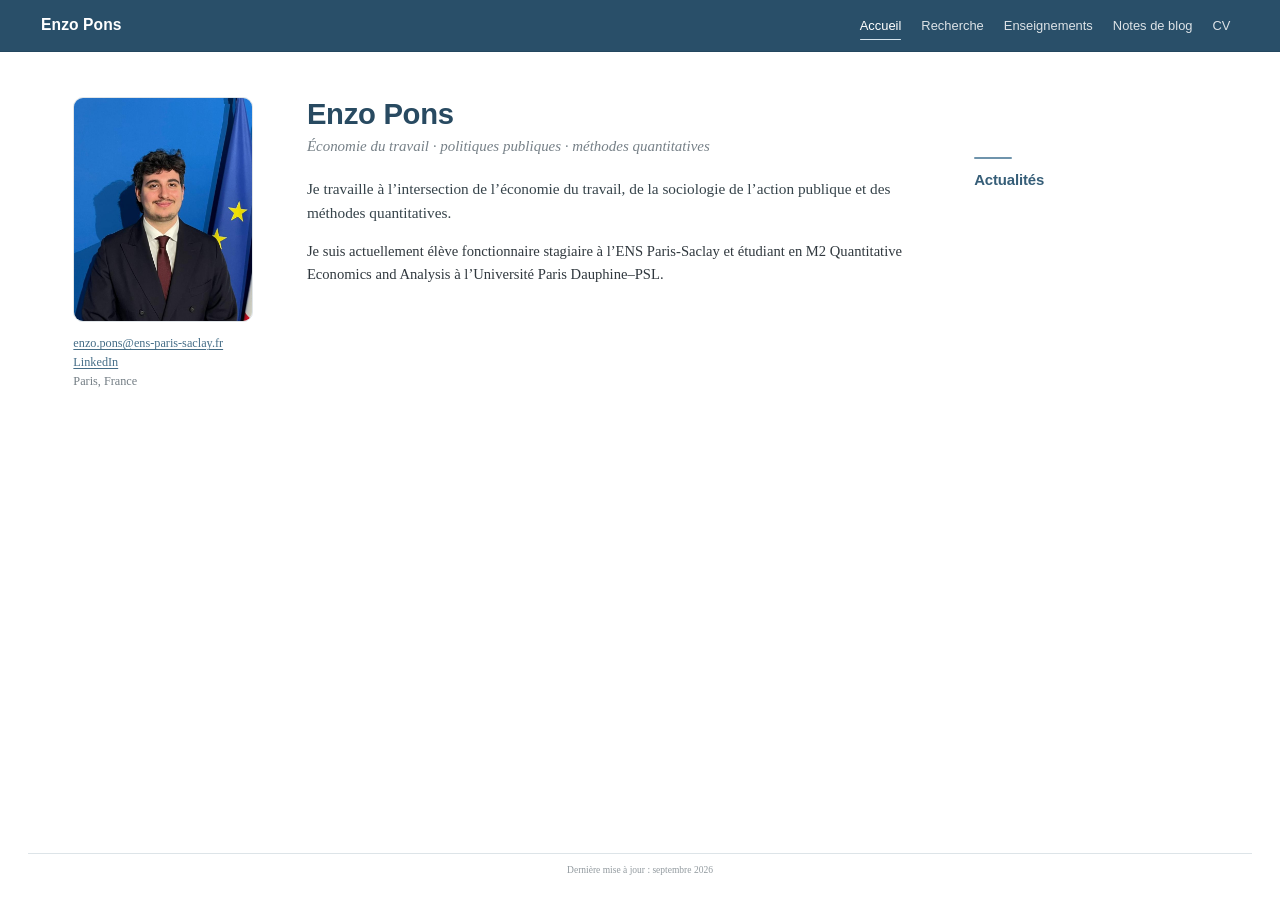
<file: index.html>
<!DOCTYPE html>
<html xmlns="http://www.w3.org/1999/xhtml" lang="fr" xml:lang="fr"><head>

<meta charset="utf-8">
<meta name="generator" content="quarto-1.10.18">

<meta name="viewport" content="width=device-width, initial-scale=1.0, user-scalable=yes">


<title>Enzo Pons</title>
<style>
/* Default styles provided by pandoc.
** See https://pandoc.org/MANUAL.html#variables-for-html for config info.
*/
span.smallcaps{font-variant: small-caps;}
div.columns{display: flex; gap: 1.5em;}
div.column{flex: auto;}
@media screen {
div.columns{gap: min(4vw, 1.5em);}
div.column{overflow-x: auto;}
}
div.hanging-indent{margin-left: 1.5em; text-indent: -1.5em;}
ul.task-list{list-style: none;}
ul.task-list li input[type="checkbox"] {
  width: 0.8em;
  margin: 0 0.8em 0.2em -1em; /* quarto-specific, see https://github.com/quarto-dev/quarto-cli/issues/4556 */ 
  vertical-align: middle;
}
</style>


<script src="site_libs/quarto-nav/quarto-nav.js"></script>
<script src="site_libs/quarto-nav/headroom.min.js"></script>
<script src="site_libs/clipboard/clipboard.min.js"></script>
<script src="site_libs/quarto-html/quarto.js" type="module"></script>
<script src="site_libs/quarto-html/tabsets/tabsets.js" type="module"></script>
<script src="site_libs/quarto-html/popper.min.js"></script>
<script src="site_libs/quarto-html/tippy.umd.min.js"></script>
<link href="site_libs/quarto-html/tippy.css" rel="stylesheet">
<link href="site_libs/quarto-html/quarto-syntax-highlighting-64a204ab8560d761af7679ceaba22944.css" rel="stylesheet" id="quarto-text-highlighting-styles">
<script src="site_libs/bootstrap/bootstrap.min.js"></script>
<link href="site_libs/bootstrap/bootstrap-icons.css" rel="stylesheet">
<link href="site_libs/bootstrap/bootstrap-724ce1f7fc576e8dfc625237ed2ba974.min.css" rel="stylesheet" append-hash="true" id="quarto-bootstrap" data-mode="light">
<script id="quarto-search-options" type="application/json">{
  "language": {
    "search-no-results-text": "Pas de résultats",
    "search-matching-documents-text": "documents trouvés",
    "search-copy-link-title": "Copier le lien vers la recherche",
    "search-hide-matches-text": "Cacher les correspondances additionnelles",
    "search-more-match-text": "correspondance de plus dans ce document",
    "search-more-matches-text": "correspondances de plus dans ce document",
    "search-clear-button-title": "Effacer",
    "search-text-placeholder": "",
    "search-detached-cancel-button-title": "Annuler",
    "search-submit-button-title": "Envoyer",
    "search-label": "Recherche"
  }
}</script>
<style>html{ scroll-behavior: smooth; }</style>


</head>

<body class="nav-fixed quarto-light">

<div id="quarto-search-results"></div>
  <header id="quarto-header" class="headroom fixed-top">
    <nav class="navbar navbar-expand-lg " data-bs-theme="dark">
      <div class="navbar-container container-fluid">
      <div class="navbar-brand-container mx-auto">
    <a class="navbar-brand" href="./index.html">
    <span class="navbar-title">Enzo Pons</span>
    </a>
  </div>
          <button class="navbar-toggler" type="button" data-bs-toggle="collapse" data-bs-target="#navbarCollapse" aria-controls="navbarCollapse" role="menu" aria-expanded="false" aria-label="Basculer la navigation" onclick="if (window.quartoToggleHeadroom) { window.quartoToggleHeadroom(); }">
  <span class="navbar-toggler-icon"></span>
</button>
          <div class="collapse navbar-collapse" id="navbarCollapse">
            <ul class="navbar-nav navbar-nav-scroll ms-auto">
  <li class="nav-item">
    <a class="nav-link active" href="./index.html" aria-current="page"> 
<span class="menu-text">Accueil</span></a>
  </li>  
  <li class="nav-item">
    <a class="nav-link" href="./recherche.html"> 
<span class="menu-text">Recherche</span></a>
  </li>  
  <li class="nav-item">
    <a class="nav-link" href="./enseignements.html"> 
<span class="menu-text">Enseignements</span></a>
  </li>  
  <li class="nav-item">
    <a class="nav-link" href="./notes.html"> 
<span class="menu-text">Notes de blog</span></a>
  </li>  
  <li class="nav-item">
    <a class="nav-link" href="./cv.html"> 
<span class="menu-text">CV</span></a>
  </li>  
</ul>
          </div> <!-- /navcollapse -->
            <div class="quarto-navbar-tools">
</div>
      </div> <!-- /container-fluid -->
    </nav>
</header>
<!-- content -->
<div id="quarto-content" class="quarto-container page-columns page-rows-contents page-layout-full page-navbar">
<!-- sidebar -->
<!-- margin-sidebar -->
    
<!-- main -->
<main class="content column-page" id="quarto-document-content"><header id="title-block-header" class="quarto-title-block"></header>




<div class="home-grid">
<div class="profile-block">
<div class="portrait-placeholder">
<img src="images/portrait-enzo-pons.jpg" alt="Portrait d’Enzo Pons">
</div>
<div class="profile-info">
<p><a href="mailto:enzo.pons@ens-paris-saclay.fr">enzo.pons@ens-paris-saclay.fr</a> <a href="https://www.linkedin.com/in/enzo-pons-a56347261/">LinkedIn</a> <span>Paris, France</span></p>
</div>
</div>
<section id="enzo-pons" class="level1 home-main">
<h1>Enzo Pons</h1>
<div class="kicker">
Économie du travail · politiques publiques · méthodes quantitatives
</div>
<div class="lead">
<p>Je travaille à l’intersection de l’économie du travail, de la sociologie de l’action publique et des méthodes quantitatives.</p>
</div>
<p>Je suis actuellement élève fonctionnaire stagiaire à l’ENS Paris-Saclay et étudiant en M2 Quantitative Economics and Analysis à l’Université Paris Dauphine–PSL.</p>
</section>
<div class="news-column">
<div class="section-rule">

</div>
<h2>
Actualités
</h2>
</div>
</div>



</main> <!-- /main -->
<script id="quarto-html-after-body" type="application/javascript">
  window.document.addEventListener("DOMContentLoaded", function (event) {
    const isCodeAnnotation = (el) => {
      for (const clz of el.classList) {
        if (clz.startsWith('code-annotation-')) {                     
          return true;
        }
      }
      return false;
    }
    const onCopySuccess = function(e) {
      // button target
      const button = e.trigger;
      // don't keep focus
      button.blur();
      // flash "checked"
      button.classList.add('code-copy-button-checked');
      var currentTitle = button.getAttribute("title");
      button.setAttribute("title", "Copié");
      let tooltip;
      if (window.bootstrap) {
        button.setAttribute("data-bs-toggle", "tooltip");
        button.setAttribute("data-bs-placement", "left");
        button.setAttribute("data-bs-title", "Copié");
        tooltip = new bootstrap.Tooltip(button, 
          { trigger: "manual", 
            customClass: "code-copy-button-tooltip",
            offset: [0, -8]});
        tooltip.show();    
      }
      setTimeout(function() {
        if (tooltip) {
          tooltip.hide();
          button.removeAttribute("data-bs-title");
          button.removeAttribute("data-bs-toggle");
          button.removeAttribute("data-bs-placement");
        }
        button.setAttribute("title", currentTitle);
        button.classList.remove('code-copy-button-checked');
      }, 1000);
      // clear code selection
      e.clearSelection();
    }
    const getTextToCopy = function(trigger) {
      const outerScaffold = trigger.parentElement.cloneNode(true);
      const codeEl = outerScaffold.querySelector('code');
      for (const childEl of codeEl.children) {
        if (isCodeAnnotation(childEl)) {
          childEl.remove();
        }
      }
      return codeEl.innerText;
    }
    const clipboard = new window.ClipboardJS('.code-copy-button:not([data-in-quarto-modal])', {
      text: getTextToCopy
    });
    clipboard.on('success', onCopySuccess);
    if (window.document.getElementById('quarto-embedded-source-code-modal')) {
      const clipboardModal = new window.ClipboardJS('.code-copy-button[data-in-quarto-modal]', {
        text: getTextToCopy,
        container: window.document.getElementById('quarto-embedded-source-code-modal')
      });
      clipboardModal.on('success', onCopySuccess);
    }
      var localhostRegex = new RegExp(/^(?:http|https):\/\/localhost\:?[0-9]*\//);
      var mailtoRegex = new RegExp(/^mailto:/);
        var filterRegex = new RegExp("https:\/\/enzopons\.fr");
      var isInternal = (href) => {
          return filterRegex.test(href) || localhostRegex.test(href) || mailtoRegex.test(href);
      }
      // Inspect non-navigation links and adorn them if external
     var links = window.document.querySelectorAll('a[href]:not(.nav-link):not(.navbar-brand):not(.toc-action):not(.sidebar-link):not(.sidebar-item-toggle):not(.pagination-link):not(.no-external):not([aria-hidden]):not(.dropdown-item):not(.quarto-navigation-tool):not(.about-link)');
      for (var i=0; i<links.length; i++) {
        const link = links[i];
        if (!isInternal(link.href)) {
          // undo the damage that might have been done by quarto-nav.js in the case of
          // links that we want to consider external
          if (link.dataset.originalHref !== undefined) {
            link.href = link.dataset.originalHref;
          }
            // target, if specified
            link.setAttribute("target", "_blank");
            if (link.getAttribute("rel") === null) {
              link.setAttribute("rel", "noopener");
            }
        }
      }
    function tippyHover(el, contentFn, onTriggerFn, onUntriggerFn) {
      const config = {
        allowHTML: true,
        maxWidth: 500,
        delay: 100,
        arrow: false,
        appendTo: function(el) {
            return el.parentElement;
        },
        interactive: true,
        interactiveBorder: 10,
        theme: 'quarto',
        placement: 'bottom-start',
      };
      if (contentFn) {
        config.content = contentFn;
      }
      if (onTriggerFn) {
        config.onTrigger = onTriggerFn;
      }
      if (onUntriggerFn) {
        config.onUntrigger = onUntriggerFn;
      }
      window.tippy(el, config); 
    }
    const noterefs = window.document.querySelectorAll('a[role="doc-noteref"]');
    for (var i=0; i<noterefs.length; i++) {
      const ref = noterefs[i];
      tippyHover(ref, function() {
        // use id or data attribute instead here
        let href = ref.getAttribute('data-footnote-href') || ref.getAttribute('href');
        try { href = new URL(href).hash; } catch {}
        const id = href.replace(/^#\/?/, "");
        const note = window.document.getElementById(id);
        if (note) {
          return note.innerHTML;
        } else {
          return "";
        }
      });
    }
    const xrefs = window.document.querySelectorAll('a.quarto-xref');
    const processXRef = (id, note) => {
      // Strip column container classes
      const stripColumnClz = (el) => {
        el.classList.remove("page-full", "page-columns");
        if (el.children) {
          for (const child of el.children) {
            stripColumnClz(child);
          }
        }
      }
      stripColumnClz(note)
      if (id === null || id.startsWith('sec-')) {
        // Special case sections, only their first couple elements
        const container = document.createElement("div");
        if (note.children && note.children.length > 2) {
          container.appendChild(note.children[0].cloneNode(true));
          for (let i = 1; i < note.children.length; i++) {
            const child = note.children[i];
            if (child.tagName === "P" && child.innerText === "") {
              continue;
            } else {
              container.appendChild(child.cloneNode(true));
              break;
            }
          }
          if (window.Quarto?.typesetMath) {
            window.Quarto.typesetMath(container);
          }
          return container.innerHTML
        } else {
          if (window.Quarto?.typesetMath) {
            window.Quarto.typesetMath(note);
          }
          return note.innerHTML;
        }
      } else {
        // Remove any anchor links if they are present
        const anchorLink = note.querySelector('a.anchorjs-link');
        if (anchorLink) {
          anchorLink.remove();
        }
        if (window.Quarto?.typesetMath) {
          window.Quarto.typesetMath(note);
        }
        if (note.classList.contains("callout")) {
          return note.outerHTML;
        } else {
          return note.innerHTML;
        }
      }
    }
    for (var i=0; i<xrefs.length; i++) {
      const xref = xrefs[i];
      tippyHover(xref, undefined, function(instance) {
        instance.disable();
        let url = xref.getAttribute('href');
        let hash = undefined; 
        if (url.startsWith('#')) {
          hash = url;
        } else {
          try { hash = new URL(url).hash; } catch {}
        }
        if (hash) {
          const id = hash.replace(/^#\/?/, "");
          const note = window.document.getElementById(id);
          if (note !== null) {
            try {
              const html = processXRef(id, note.cloneNode(true));
              instance.setContent(html);
            } finally {
              instance.enable();
              instance.show();
            }
          } else {
            // See if we can fetch this
            fetch(url.split('#')[0])
            .then(res => res.text())
            .then(html => {
              const parser = new DOMParser();
              const htmlDoc = parser.parseFromString(html, "text/html");
              const note = htmlDoc.getElementById(id);
              if (note !== null) {
                const html = processXRef(id, note);
                instance.setContent(html);
              } 
            }).finally(() => {
              instance.enable();
              instance.show();
            });
          }
        } else {
          // See if we can fetch a full url (with no hash to target)
          // This is a special case and we should probably do some content thinning / targeting
          fetch(url)
          .then(res => res.text())
          .then(html => {
            const parser = new DOMParser();
            const htmlDoc = parser.parseFromString(html, "text/html");
            const note = htmlDoc.querySelector('main.content');
            if (note !== null) {
              // This should only happen for chapter cross references
              // (since there is no id in the URL)
              // remove the first header
              if (note.children.length > 0 && note.children[0].tagName === "HEADER") {
                note.children[0].remove();
              }
              const html = processXRef(null, note);
              instance.setContent(html);
            } 
          }).finally(() => {
            instance.enable();
            instance.show();
          });
        }
      }, function(instance) {
      });
    }
        let selectedAnnoteEl;
        const selectorForAnnotation = ( cell, annotation) => {
          let cellAttr = 'data-code-cell="' + cell + '"';
          let lineAttr = 'data-code-annotation="' +  annotation + '"';
          const selector = 'span[' + cellAttr + '][' + lineAttr + ']';
          return selector;
        }
        const selectCodeLines = (annoteEl) => {
          const doc = window.document;
          const targetCell = annoteEl.getAttribute("data-target-cell");
          const targetAnnotation = annoteEl.getAttribute("data-target-annotation");
          const annoteSpan = window.document.querySelector(selectorForAnnotation(targetCell, targetAnnotation));
          const lines = annoteSpan.getAttribute("data-code-lines").split(",");
          const lineIds = lines.map((line) => {
            return targetCell + "-" + line;
          })
          let top = null;
          let height = null;
          let parent = null;
          if (lineIds.length > 0) {
              //compute the position of the single el (top and bottom and make a div)
              const el = window.document.getElementById(lineIds[0]);
              top = el.offsetTop;
              height = el.offsetHeight;
              parent = el.parentElement.parentElement;
            if (lineIds.length > 1) {
              const lastEl = window.document.getElementById(lineIds[lineIds.length - 1]);
              const bottom = lastEl.offsetTop + lastEl.offsetHeight;
              height = bottom - top;
            }
            if (top !== null && height !== null && parent !== null) {
              // cook up a div (if necessary) and position it 
              let div = window.document.getElementById("code-annotation-line-highlight");
              if (div === null) {
                div = window.document.createElement("div");
                div.setAttribute("id", "code-annotation-line-highlight");
                div.style.position = 'absolute';
                parent.appendChild(div);
              }
              div.style.top = top - 2 + "px";
              div.style.height = height + 4 + "px";
              div.style.left = 0;
              let gutterDiv = window.document.getElementById("code-annotation-line-highlight-gutter");
              if (gutterDiv === null) {
                gutterDiv = window.document.createElement("div");
                gutterDiv.setAttribute("id", "code-annotation-line-highlight-gutter");
                gutterDiv.style.position = 'absolute';
                const codeCell = window.document.getElementById(targetCell);
                const gutter = codeCell.querySelector('.code-annotation-gutter');
                gutter.appendChild(gutterDiv);
              }
              gutterDiv.style.top = top - 2 + "px";
              gutterDiv.style.height = height + 4 + "px";
            }
            selectedAnnoteEl = annoteEl;
          }
        };
        const unselectCodeLines = () => {
          const elementsIds = ["code-annotation-line-highlight", "code-annotation-line-highlight-gutter"];
          elementsIds.forEach((elId) => {
            const div = window.document.getElementById(elId);
            if (div) {
              div.remove();
            }
          });
          selectedAnnoteEl = undefined;
        };
          // Handle positioning of the toggle
      window.addEventListener(
        "resize",
        throttle(() => {
          elRect = undefined;
          if (selectedAnnoteEl) {
            selectCodeLines(selectedAnnoteEl);
          }
        }, 10)
      );
      function throttle(fn, ms) {
      let throttle = false;
      let timer;
        return (...args) => {
          if(!throttle) { // first call gets through
              fn.apply(this, args);
              throttle = true;
          } else { // all the others get throttled
              if(timer) clearTimeout(timer); // cancel #2
              timer = setTimeout(() => {
                fn.apply(this, args);
                timer = throttle = false;
              }, ms);
          }
        };
      }
        // Attach click handler to the DT
        const annoteDls = window.document.querySelectorAll('dt[data-target-cell]');
        for (const annoteDlNode of annoteDls) {
          annoteDlNode.addEventListener('click', (event) => {
            const clickedEl = event.target;
            if (clickedEl !== selectedAnnoteEl) {
              unselectCodeLines();
              const activeEl = window.document.querySelector('dt[data-target-cell].code-annotation-active');
              if (activeEl) {
                activeEl.classList.remove('code-annotation-active');
              }
              selectCodeLines(clickedEl);
              clickedEl.classList.add('code-annotation-active');
            } else {
              // Unselect the line
              unselectCodeLines();
              clickedEl.classList.remove('code-annotation-active');
            }
          });
        }
    const findCites = (el) => {
      const parentEl = el.parentElement;
      if (parentEl) {
        const cites = parentEl.dataset.cites;
        if (cites) {
          return {
            el,
            cites: cites.split(' ')
          };
        } else {
          return findCites(el.parentElement)
        }
      } else {
        return undefined;
      }
    };
    var bibliorefs = window.document.querySelectorAll('a[role="doc-biblioref"]');
    for (var i=0; i<bibliorefs.length; i++) {
      const ref = bibliorefs[i];
      const citeInfo = findCites(ref);
      if (citeInfo) {
        tippyHover(citeInfo.el, function() {
          var popup = window.document.createElement('div');
          citeInfo.cites.forEach(function(cite) {
            var citeDiv = window.document.createElement('div');
            citeDiv.classList.add('hanging-indent');
            citeDiv.classList.add('csl-entry');
            var biblioDiv = window.document.getElementById('ref-' + cite);
            if (biblioDiv) {
              citeDiv.innerHTML = biblioDiv.innerHTML;
            }
            popup.appendChild(citeDiv);
          });
          return popup.innerHTML;
        });
      }
    }
  });
  </script>
</div> <!-- /content -->
<footer class="footer">
  <div class="nav-footer">
    <div class="nav-footer-left">
      &nbsp;
    </div>   
    <div class="nav-footer-center">
<p>Dernière mise à jour : septembre 2026</p>
</div>
    <div class="nav-footer-right">
      &nbsp;
    </div>
  </div>
</footer>




<script src="site_libs/quarto-html/zenscroll-min.js"></script>
</body></html>
</file>
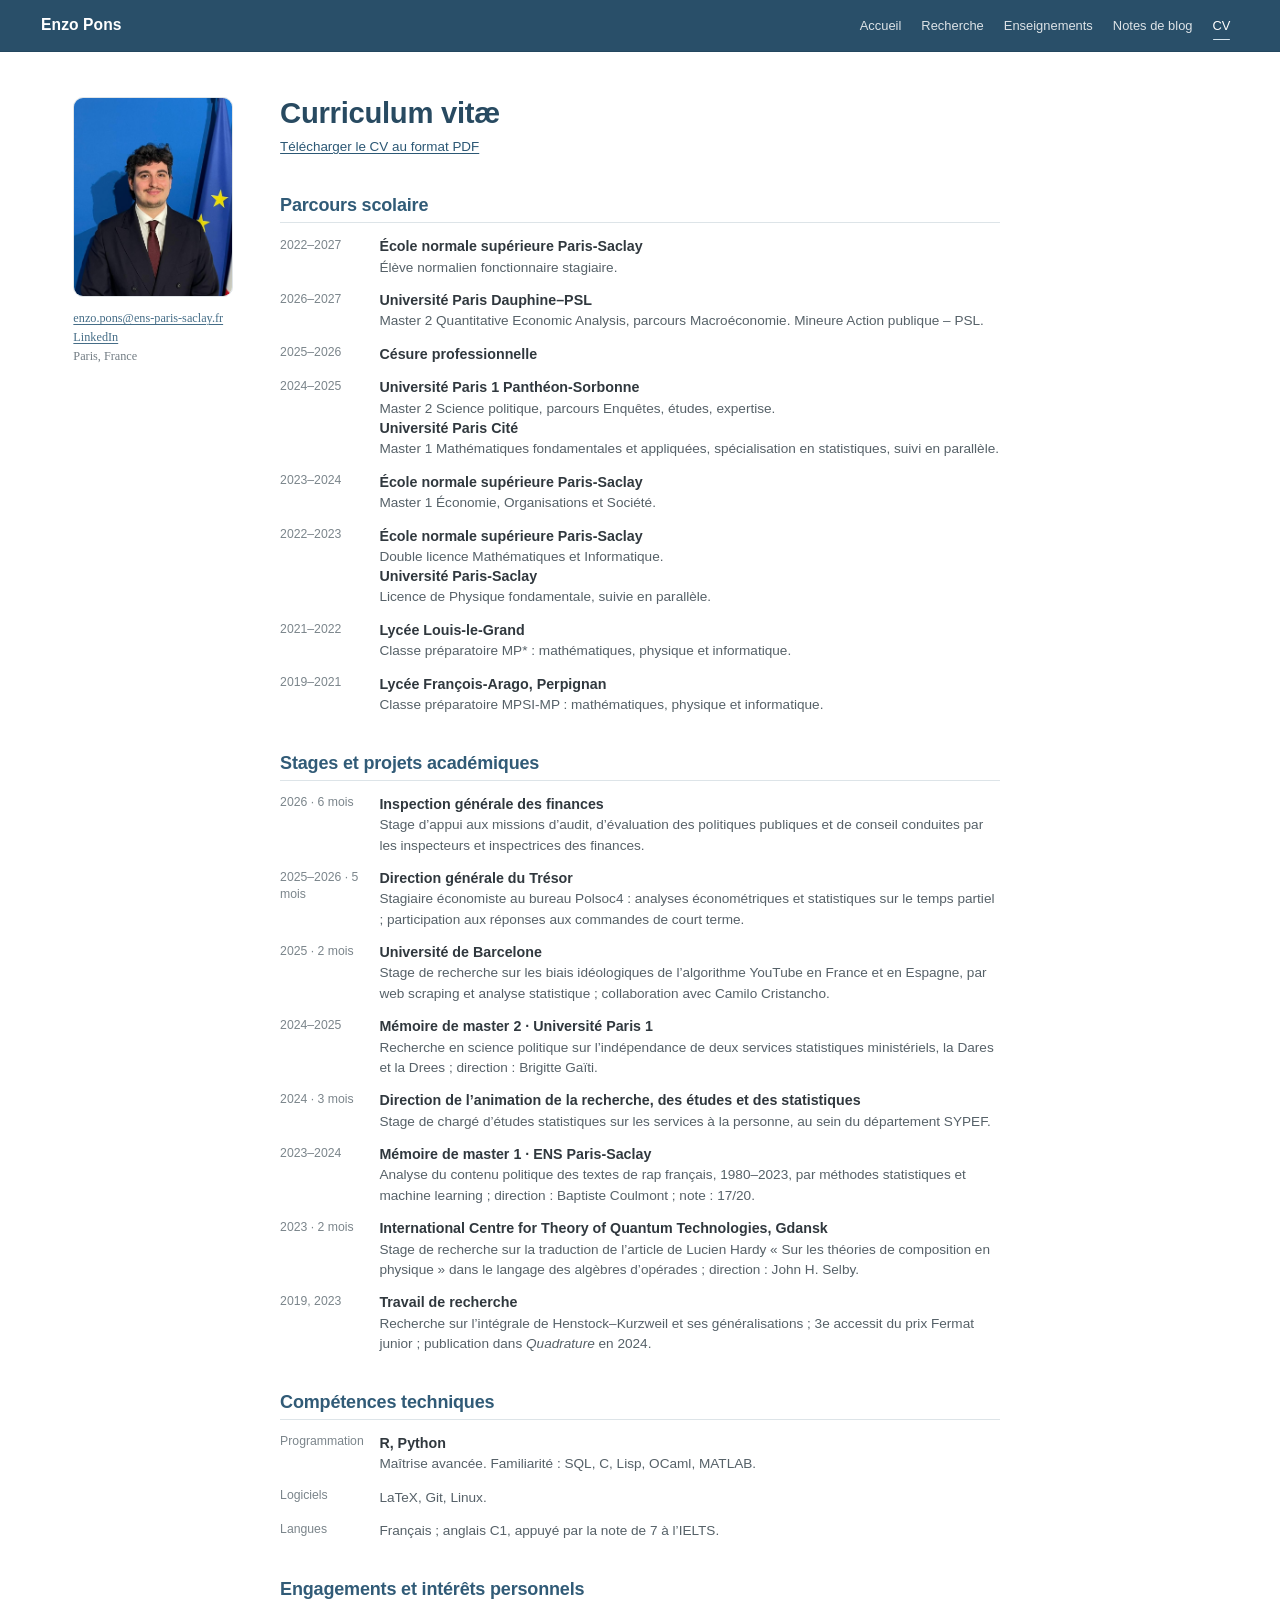
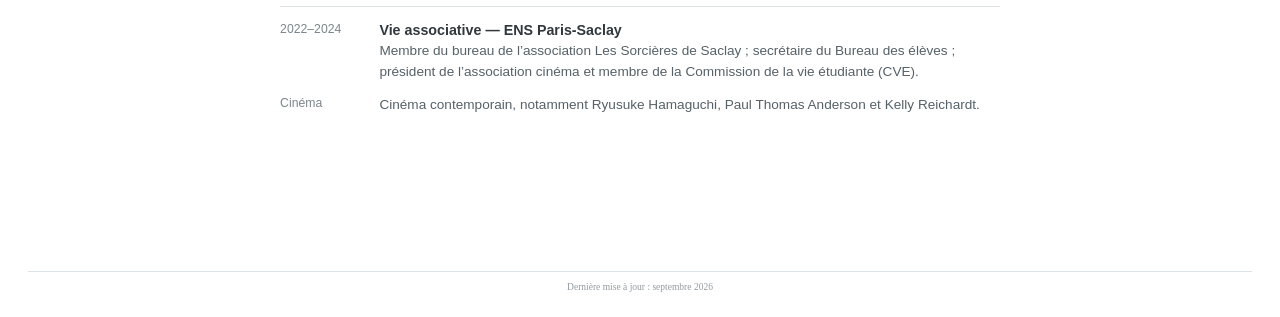
<file: cv.html>
<!DOCTYPE html>
<html xmlns="http://www.w3.org/1999/xhtml" lang="fr" xml:lang="fr"><head>

<meta charset="utf-8">
<meta name="generator" content="quarto-1.10.18">

<meta name="viewport" content="width=device-width, initial-scale=1.0, user-scalable=yes">


<title>cv – Enzo Pons</title>
<style>
/* Default styles provided by pandoc.
** See https://pandoc.org/MANUAL.html#variables-for-html for config info.
*/
span.smallcaps{font-variant: small-caps;}
div.columns{display: flex; gap: 1.5em;}
div.column{flex: auto;}
@media screen {
div.columns{gap: min(4vw, 1.5em);}
div.column{overflow-x: auto;}
}
div.hanging-indent{margin-left: 1.5em; text-indent: -1.5em;}
ul.task-list{list-style: none;}
ul.task-list li input[type="checkbox"] {
  width: 0.8em;
  margin: 0 0.8em 0.2em -1em; /* quarto-specific, see https://github.com/quarto-dev/quarto-cli/issues/4556 */ 
  vertical-align: middle;
}
</style>


<script src="site_libs/quarto-nav/quarto-nav.js"></script>
<script src="site_libs/quarto-nav/headroom.min.js"></script>
<script src="site_libs/clipboard/clipboard.min.js"></script>
<script src="site_libs/quarto-html/quarto.js" type="module"></script>
<script src="site_libs/quarto-html/tabsets/tabsets.js" type="module"></script>
<script src="site_libs/quarto-html/popper.min.js"></script>
<script src="site_libs/quarto-html/tippy.umd.min.js"></script>
<link href="site_libs/quarto-html/tippy.css" rel="stylesheet">
<link href="site_libs/quarto-html/quarto-syntax-highlighting-64a204ab8560d761af7679ceaba22944.css" rel="stylesheet" id="quarto-text-highlighting-styles">
<script src="site_libs/bootstrap/bootstrap.min.js"></script>
<link href="site_libs/bootstrap/bootstrap-icons.css" rel="stylesheet">
<link href="site_libs/bootstrap/bootstrap-724ce1f7fc576e8dfc625237ed2ba974.min.css" rel="stylesheet" append-hash="true" id="quarto-bootstrap" data-mode="light">
<script id="quarto-search-options" type="application/json">{
  "language": {
    "search-no-results-text": "Pas de résultats",
    "search-matching-documents-text": "documents trouvés",
    "search-copy-link-title": "Copier le lien vers la recherche",
    "search-hide-matches-text": "Cacher les correspondances additionnelles",
    "search-more-match-text": "correspondance de plus dans ce document",
    "search-more-matches-text": "correspondances de plus dans ce document",
    "search-clear-button-title": "Effacer",
    "search-text-placeholder": "",
    "search-detached-cancel-button-title": "Annuler",
    "search-submit-button-title": "Envoyer",
    "search-label": "Recherche"
  }
}</script>
<style>html{ scroll-behavior: smooth; }</style>


</head>

<body class="nav-fixed quarto-light">

<div id="quarto-search-results"></div>
  <header id="quarto-header" class="headroom fixed-top">
    <nav class="navbar navbar-expand-lg " data-bs-theme="dark">
      <div class="navbar-container container-fluid">
      <div class="navbar-brand-container mx-auto">
    <a class="navbar-brand" href="./index.html">
    <span class="navbar-title">Enzo Pons</span>
    </a>
  </div>
          <button class="navbar-toggler" type="button" data-bs-toggle="collapse" data-bs-target="#navbarCollapse" aria-controls="navbarCollapse" role="menu" aria-expanded="false" aria-label="Basculer la navigation" onclick="if (window.quartoToggleHeadroom) { window.quartoToggleHeadroom(); }">
  <span class="navbar-toggler-icon"></span>
</button>
          <div class="collapse navbar-collapse" id="navbarCollapse">
            <ul class="navbar-nav navbar-nav-scroll ms-auto">
  <li class="nav-item">
    <a class="nav-link" href="./index.html"> 
<span class="menu-text">Accueil</span></a>
  </li>  
  <li class="nav-item">
    <a class="nav-link" href="./recherche.html"> 
<span class="menu-text">Recherche</span></a>
  </li>  
  <li class="nav-item">
    <a class="nav-link" href="./enseignements.html"> 
<span class="menu-text">Enseignements</span></a>
  </li>  
  <li class="nav-item">
    <a class="nav-link" href="./notes.html"> 
<span class="menu-text">Notes de blog</span></a>
  </li>  
  <li class="nav-item">
    <a class="nav-link active" href="./cv.html" aria-current="page"> 
<span class="menu-text">CV</span></a>
  </li>  
</ul>
          </div> <!-- /navcollapse -->
            <div class="quarto-navbar-tools">
</div>
      </div> <!-- /container-fluid -->
    </nav>
</header>
<!-- content -->
<div id="quarto-content" class="quarto-container page-columns page-rows-contents page-layout-full page-navbar">
<!-- sidebar -->
<!-- margin-sidebar -->
    
<!-- main -->
<main class="content column-page" id="quarto-document-content"><header id="title-block-header" class="quarto-title-block"></header>




<div class="secondary-grid">
<div class="profile-block compact-profile">
<div class="portrait-placeholder">
<img src="images/portrait-enzo-pons.jpg" alt="Portrait d’Enzo Pons">
</div>
<div class="profile-info">
<p><a href="mailto:enzo.pons@ens-paris-saclay.fr">enzo.pons@ens-paris-saclay.fr</a> <a href="https://www.linkedin.com/in/enzo-pons-a56347261/">LinkedIn</a> <span>Paris, France</span></p>
</div>
</div>
<section id="curriculum-vitæ" class="level1 page-main">
<h1>Curriculum vitæ</h1>
<div class="cv-download">
<a href="files/cv-enzo-pons.pdf">Télécharger le CV au format PDF</a>
</div>
<section id="parcours-scolaire" class="level2">
<h2 data-anchor-id="parcours-scolaire">Parcours scolaire</h2>
<div class="cv-row">
<div class="cv-year">
2022–2027
</div>
<div>
<strong>École normale supérieure Paris-Saclay</strong><br><span>Élève normalien fonctionnaire stagiaire.</span>
</div>
</div>
<div class="cv-row">
<div class="cv-year">
2026–2027
</div>
<div>
<strong>Université Paris Dauphine–PSL</strong><br><span>Master 2 Quantitative Economic Analysis, parcours Macroéconomie. Mineure Action publique – PSL.</span>
</div>
</div>
<div class="cv-row">
<div class="cv-year">
2025–2026
</div>
<div>
<strong>Césure professionnelle</strong>
</div>
</div>
<div class="cv-row">
<div class="cv-year">
2024–2025
</div>
<div>
<strong>Université Paris 1 Panthéon-Sorbonne</strong><br><span>Master 2 Science politique, parcours Enquêtes, études, expertise.</span><br><strong>Université Paris Cité</strong><br><span>Master 1 Mathématiques fondamentales et appliquées, spécialisation en statistiques, suivi en parallèle.</span>
</div>
</div>
<div class="cv-row">
<div class="cv-year">
2023–2024
</div>
<div>
<strong>École normale supérieure Paris-Saclay</strong><br><span>Master 1 Économie, Organisations et Société.</span>
</div>
</div>
<div class="cv-row">
<div class="cv-year">
2022–2023
</div>
<div>
<strong>École normale supérieure Paris-Saclay</strong><br><span>Double licence Mathématiques et Informatique.</span><br><strong>Université Paris-Saclay</strong><br><span>Licence de Physique fondamentale, suivie en parallèle.</span>
</div>
</div>
<div class="cv-row">
<div class="cv-year">
2021–2022
</div>
<div>
<strong>Lycée Louis-le-Grand</strong><br><span>Classe préparatoire MP* : mathématiques, physique et informatique.</span>
</div>
</div>
<div class="cv-row">
<div class="cv-year">
2019–2021
</div>
<div>
<strong>Lycée François-Arago, Perpignan</strong><br><span>Classe préparatoire MPSI-MP : mathématiques, physique et informatique.</span>
</div>
</div>
</section>
<section id="stages-et-projets-académiques" class="level2">
<h2 data-anchor-id="stages-et-projets-académiques">Stages et projets académiques</h2>
<div class="cv-row">
<div class="cv-year">
2026 · 6 mois
</div>
<div>
<strong>Inspection générale des finances</strong><br><span>Stage d’appui aux missions d’audit, d’évaluation des politiques publiques et de conseil conduites par les inspecteurs et inspectrices des finances.</span>
</div>
</div>
<div class="cv-row">
<div class="cv-year">
2025–2026 · 5 mois
</div>
<div>
<strong>Direction générale du Trésor</strong><br><span>Stagiaire économiste au bureau Polsoc4 : analyses économétriques et statistiques sur le temps partiel ; participation aux réponses aux commandes de court terme.</span>
</div>
</div>
<div class="cv-row">
<div class="cv-year">
2025 · 2 mois
</div>
<div>
<strong>Université de Barcelone</strong><br><span>Stage de recherche sur les biais idéologiques de l’algorithme YouTube en France et en Espagne, par web scraping et analyse statistique ; collaboration avec Camilo Cristancho.</span>
</div>
</div>
<div class="cv-row">
<div class="cv-year">
2024–2025
</div>
<div>
<strong>Mémoire de master 2 · Université Paris 1</strong><br><span>Recherche en science politique sur l’indépendance de deux services statistiques ministériels, la Dares et la Drees ; direction : Brigitte Gaïti.</span>
</div>
</div>
<div class="cv-row">
<div class="cv-year">
2024 · 3 mois
</div>
<div>
<strong>Direction de l’animation de la recherche, des études et des statistiques</strong><br><span>Stage de chargé d’études statistiques sur les services à la personne, au sein du département SYPEF.</span>
</div>
</div>
<div class="cv-row">
<div class="cv-year">
2023–2024
</div>
<div>
<strong>Mémoire de master 1 · ENS Paris-Saclay</strong><br><span>Analyse du contenu politique des textes de rap français, 1980–2023, par méthodes statistiques et machine learning ; direction : Baptiste Coulmont ; note : 17/20.</span>
</div>
</div>
<div class="cv-row">
<div class="cv-year">
2023 · 2 mois
</div>
<div>
<strong>International Centre for Theory of Quantum Technologies, Gdansk</strong><br><span>Stage de recherche sur la traduction de l’article de Lucien Hardy « Sur les théories de composition en physique » dans le langage des algèbres d’opérades ; direction : John H. Selby.</span>
</div>
</div>
<div class="cv-row">
<div class="cv-year">
2019, 2023
</div>
<div>
<strong>Travail de recherche</strong><br><span>Recherche sur l’intégrale de Henstock–Kurzweil et ses généralisations ; 3e accessit du prix Fermat junior ; publication dans <em>Quadrature</em> en 2024.</span>
</div>
</div>
</section>
<section id="compétences-techniques" class="level2">
<h2 data-anchor-id="compétences-techniques">Compétences techniques</h2>
<div class="cv-row">
<div class="cv-year">
Programmation
</div>
<div>
<strong>R, Python</strong><br><span>Maîtrise avancée. Familiarité : SQL, C, Lisp, OCaml, MATLAB.</span>
</div>
</div>
<div class="cv-row">
<div class="cv-year">
Logiciels
</div>
<div>
<span>LaTeX, Git, Linux.</span>
</div>
</div>
<div class="cv-row">
<div class="cv-year">
Langues
</div>
<div>
<span>Français ; anglais C1, appuyé par la note de 7 à l’IELTS.</span>
</div>
</div>
</section>
<section id="engagements-et-intérêts-personnels" class="level2">
<h2 data-anchor-id="engagements-et-intérêts-personnels">Engagements et intérêts personnels</h2>
<div class="cv-row">
<div class="cv-year">
2022–2024
</div>
<div>
<strong>Vie associative — ENS Paris-Saclay</strong><br><span>Membre du bureau de l’association Les Sorcières de Saclay ; secrétaire du Bureau des élèves ; président de l’association cinéma et membre de la Commission de la vie étudiante (CVE).</span>
</div>
</div>
<div class="cv-row">
<div class="cv-year">
Cinéma
</div>
<div>
<span>Cinéma contemporain, notamment Ryusuke Hamaguchi, Paul Thomas Anderson et Kelly Reichardt.</span>
</div>
</div>
</section>
</section>
</div>



</main> <!-- /main -->
<script id="quarto-html-after-body" type="application/javascript">
  window.document.addEventListener("DOMContentLoaded", function (event) {
    const isCodeAnnotation = (el) => {
      for (const clz of el.classList) {
        if (clz.startsWith('code-annotation-')) {                     
          return true;
        }
      }
      return false;
    }
    const onCopySuccess = function(e) {
      // button target
      const button = e.trigger;
      // don't keep focus
      button.blur();
      // flash "checked"
      button.classList.add('code-copy-button-checked');
      var currentTitle = button.getAttribute("title");
      button.setAttribute("title", "Copié");
      let tooltip;
      if (window.bootstrap) {
        button.setAttribute("data-bs-toggle", "tooltip");
        button.setAttribute("data-bs-placement", "left");
        button.setAttribute("data-bs-title", "Copié");
        tooltip = new bootstrap.Tooltip(button, 
          { trigger: "manual", 
            customClass: "code-copy-button-tooltip",
            offset: [0, -8]});
        tooltip.show();    
      }
      setTimeout(function() {
        if (tooltip) {
          tooltip.hide();
          button.removeAttribute("data-bs-title");
          button.removeAttribute("data-bs-toggle");
          button.removeAttribute("data-bs-placement");
        }
        button.setAttribute("title", currentTitle);
        button.classList.remove('code-copy-button-checked');
      }, 1000);
      // clear code selection
      e.clearSelection();
    }
    const getTextToCopy = function(trigger) {
      const outerScaffold = trigger.parentElement.cloneNode(true);
      const codeEl = outerScaffold.querySelector('code');
      for (const childEl of codeEl.children) {
        if (isCodeAnnotation(childEl)) {
          childEl.remove();
        }
      }
      return codeEl.innerText;
    }
    const clipboard = new window.ClipboardJS('.code-copy-button:not([data-in-quarto-modal])', {
      text: getTextToCopy
    });
    clipboard.on('success', onCopySuccess);
    if (window.document.getElementById('quarto-embedded-source-code-modal')) {
      const clipboardModal = new window.ClipboardJS('.code-copy-button[data-in-quarto-modal]', {
        text: getTextToCopy,
        container: window.document.getElementById('quarto-embedded-source-code-modal')
      });
      clipboardModal.on('success', onCopySuccess);
    }
      var localhostRegex = new RegExp(/^(?:http|https):\/\/localhost\:?[0-9]*\//);
      var mailtoRegex = new RegExp(/^mailto:/);
        var filterRegex = new RegExp("https:\/\/enzopons\.fr");
      var isInternal = (href) => {
          return filterRegex.test(href) || localhostRegex.test(href) || mailtoRegex.test(href);
      }
      // Inspect non-navigation links and adorn them if external
     var links = window.document.querySelectorAll('a[href]:not(.nav-link):not(.navbar-brand):not(.toc-action):not(.sidebar-link):not(.sidebar-item-toggle):not(.pagination-link):not(.no-external):not([aria-hidden]):not(.dropdown-item):not(.quarto-navigation-tool):not(.about-link)');
      for (var i=0; i<links.length; i++) {
        const link = links[i];
        if (!isInternal(link.href)) {
          // undo the damage that might have been done by quarto-nav.js in the case of
          // links that we want to consider external
          if (link.dataset.originalHref !== undefined) {
            link.href = link.dataset.originalHref;
          }
            // target, if specified
            link.setAttribute("target", "_blank");
            if (link.getAttribute("rel") === null) {
              link.setAttribute("rel", "noopener");
            }
        }
      }
    function tippyHover(el, contentFn, onTriggerFn, onUntriggerFn) {
      const config = {
        allowHTML: true,
        maxWidth: 500,
        delay: 100,
        arrow: false,
        appendTo: function(el) {
            return el.parentElement;
        },
        interactive: true,
        interactiveBorder: 10,
        theme: 'quarto',
        placement: 'bottom-start',
      };
      if (contentFn) {
        config.content = contentFn;
      }
      if (onTriggerFn) {
        config.onTrigger = onTriggerFn;
      }
      if (onUntriggerFn) {
        config.onUntrigger = onUntriggerFn;
      }
      window.tippy(el, config); 
    }
    const noterefs = window.document.querySelectorAll('a[role="doc-noteref"]');
    for (var i=0; i<noterefs.length; i++) {
      const ref = noterefs[i];
      tippyHover(ref, function() {
        // use id or data attribute instead here
        let href = ref.getAttribute('data-footnote-href') || ref.getAttribute('href');
        try { href = new URL(href).hash; } catch {}
        const id = href.replace(/^#\/?/, "");
        const note = window.document.getElementById(id);
        if (note) {
          return note.innerHTML;
        } else {
          return "";
        }
      });
    }
    const xrefs = window.document.querySelectorAll('a.quarto-xref');
    const processXRef = (id, note) => {
      // Strip column container classes
      const stripColumnClz = (el) => {
        el.classList.remove("page-full", "page-columns");
        if (el.children) {
          for (const child of el.children) {
            stripColumnClz(child);
          }
        }
      }
      stripColumnClz(note)
      if (id === null || id.startsWith('sec-')) {
        // Special case sections, only their first couple elements
        const container = document.createElement("div");
        if (note.children && note.children.length > 2) {
          container.appendChild(note.children[0].cloneNode(true));
          for (let i = 1; i < note.children.length; i++) {
            const child = note.children[i];
            if (child.tagName === "P" && child.innerText === "") {
              continue;
            } else {
              container.appendChild(child.cloneNode(true));
              break;
            }
          }
          if (window.Quarto?.typesetMath) {
            window.Quarto.typesetMath(container);
          }
          return container.innerHTML
        } else {
          if (window.Quarto?.typesetMath) {
            window.Quarto.typesetMath(note);
          }
          return note.innerHTML;
        }
      } else {
        // Remove any anchor links if they are present
        const anchorLink = note.querySelector('a.anchorjs-link');
        if (anchorLink) {
          anchorLink.remove();
        }
        if (window.Quarto?.typesetMath) {
          window.Quarto.typesetMath(note);
        }
        if (note.classList.contains("callout")) {
          return note.outerHTML;
        } else {
          return note.innerHTML;
        }
      }
    }
    for (var i=0; i<xrefs.length; i++) {
      const xref = xrefs[i];
      tippyHover(xref, undefined, function(instance) {
        instance.disable();
        let url = xref.getAttribute('href');
        let hash = undefined; 
        if (url.startsWith('#')) {
          hash = url;
        } else {
          try { hash = new URL(url).hash; } catch {}
        }
        if (hash) {
          const id = hash.replace(/^#\/?/, "");
          const note = window.document.getElementById(id);
          if (note !== null) {
            try {
              const html = processXRef(id, note.cloneNode(true));
              instance.setContent(html);
            } finally {
              instance.enable();
              instance.show();
            }
          } else {
            // See if we can fetch this
            fetch(url.split('#')[0])
            .then(res => res.text())
            .then(html => {
              const parser = new DOMParser();
              const htmlDoc = parser.parseFromString(html, "text/html");
              const note = htmlDoc.getElementById(id);
              if (note !== null) {
                const html = processXRef(id, note);
                instance.setContent(html);
              } 
            }).finally(() => {
              instance.enable();
              instance.show();
            });
          }
        } else {
          // See if we can fetch a full url (with no hash to target)
          // This is a special case and we should probably do some content thinning / targeting
          fetch(url)
          .then(res => res.text())
          .then(html => {
            const parser = new DOMParser();
            const htmlDoc = parser.parseFromString(html, "text/html");
            const note = htmlDoc.querySelector('main.content');
            if (note !== null) {
              // This should only happen for chapter cross references
              // (since there is no id in the URL)
              // remove the first header
              if (note.children.length > 0 && note.children[0].tagName === "HEADER") {
                note.children[0].remove();
              }
              const html = processXRef(null, note);
              instance.setContent(html);
            } 
          }).finally(() => {
            instance.enable();
            instance.show();
          });
        }
      }, function(instance) {
      });
    }
        let selectedAnnoteEl;
        const selectorForAnnotation = ( cell, annotation) => {
          let cellAttr = 'data-code-cell="' + cell + '"';
          let lineAttr = 'data-code-annotation="' +  annotation + '"';
          const selector = 'span[' + cellAttr + '][' + lineAttr + ']';
          return selector;
        }
        const selectCodeLines = (annoteEl) => {
          const doc = window.document;
          const targetCell = annoteEl.getAttribute("data-target-cell");
          const targetAnnotation = annoteEl.getAttribute("data-target-annotation");
          const annoteSpan = window.document.querySelector(selectorForAnnotation(targetCell, targetAnnotation));
          const lines = annoteSpan.getAttribute("data-code-lines").split(",");
          const lineIds = lines.map((line) => {
            return targetCell + "-" + line;
          })
          let top = null;
          let height = null;
          let parent = null;
          if (lineIds.length > 0) {
              //compute the position of the single el (top and bottom and make a div)
              const el = window.document.getElementById(lineIds[0]);
              top = el.offsetTop;
              height = el.offsetHeight;
              parent = el.parentElement.parentElement;
            if (lineIds.length > 1) {
              const lastEl = window.document.getElementById(lineIds[lineIds.length - 1]);
              const bottom = lastEl.offsetTop + lastEl.offsetHeight;
              height = bottom - top;
            }
            if (top !== null && height !== null && parent !== null) {
              // cook up a div (if necessary) and position it 
              let div = window.document.getElementById("code-annotation-line-highlight");
              if (div === null) {
                div = window.document.createElement("div");
                div.setAttribute("id", "code-annotation-line-highlight");
                div.style.position = 'absolute';
                parent.appendChild(div);
              }
              div.style.top = top - 2 + "px";
              div.style.height = height + 4 + "px";
              div.style.left = 0;
              let gutterDiv = window.document.getElementById("code-annotation-line-highlight-gutter");
              if (gutterDiv === null) {
                gutterDiv = window.document.createElement("div");
                gutterDiv.setAttribute("id", "code-annotation-line-highlight-gutter");
                gutterDiv.style.position = 'absolute';
                const codeCell = window.document.getElementById(targetCell);
                const gutter = codeCell.querySelector('.code-annotation-gutter');
                gutter.appendChild(gutterDiv);
              }
              gutterDiv.style.top = top - 2 + "px";
              gutterDiv.style.height = height + 4 + "px";
            }
            selectedAnnoteEl = annoteEl;
          }
        };
        const unselectCodeLines = () => {
          const elementsIds = ["code-annotation-line-highlight", "code-annotation-line-highlight-gutter"];
          elementsIds.forEach((elId) => {
            const div = window.document.getElementById(elId);
            if (div) {
              div.remove();
            }
          });
          selectedAnnoteEl = undefined;
        };
          // Handle positioning of the toggle
      window.addEventListener(
        "resize",
        throttle(() => {
          elRect = undefined;
          if (selectedAnnoteEl) {
            selectCodeLines(selectedAnnoteEl);
          }
        }, 10)
      );
      function throttle(fn, ms) {
      let throttle = false;
      let timer;
        return (...args) => {
          if(!throttle) { // first call gets through
              fn.apply(this, args);
              throttle = true;
          } else { // all the others get throttled
              if(timer) clearTimeout(timer); // cancel #2
              timer = setTimeout(() => {
                fn.apply(this, args);
                timer = throttle = false;
              }, ms);
          }
        };
      }
        // Attach click handler to the DT
        const annoteDls = window.document.querySelectorAll('dt[data-target-cell]');
        for (const annoteDlNode of annoteDls) {
          annoteDlNode.addEventListener('click', (event) => {
            const clickedEl = event.target;
            if (clickedEl !== selectedAnnoteEl) {
              unselectCodeLines();
              const activeEl = window.document.querySelector('dt[data-target-cell].code-annotation-active');
              if (activeEl) {
                activeEl.classList.remove('code-annotation-active');
              }
              selectCodeLines(clickedEl);
              clickedEl.classList.add('code-annotation-active');
            } else {
              // Unselect the line
              unselectCodeLines();
              clickedEl.classList.remove('code-annotation-active');
            }
          });
        }
    const findCites = (el) => {
      const parentEl = el.parentElement;
      if (parentEl) {
        const cites = parentEl.dataset.cites;
        if (cites) {
          return {
            el,
            cites: cites.split(' ')
          };
        } else {
          return findCites(el.parentElement)
        }
      } else {
        return undefined;
      }
    };
    var bibliorefs = window.document.querySelectorAll('a[role="doc-biblioref"]');
    for (var i=0; i<bibliorefs.length; i++) {
      const ref = bibliorefs[i];
      const citeInfo = findCites(ref);
      if (citeInfo) {
        tippyHover(citeInfo.el, function() {
          var popup = window.document.createElement('div');
          citeInfo.cites.forEach(function(cite) {
            var citeDiv = window.document.createElement('div');
            citeDiv.classList.add('hanging-indent');
            citeDiv.classList.add('csl-entry');
            var biblioDiv = window.document.getElementById('ref-' + cite);
            if (biblioDiv) {
              citeDiv.innerHTML = biblioDiv.innerHTML;
            }
            popup.appendChild(citeDiv);
          });
          return popup.innerHTML;
        });
      }
    }
  });
  </script>
</div> <!-- /content -->
<footer class="footer">
  <div class="nav-footer">
    <div class="nav-footer-left">
      &nbsp;
    </div>   
    <div class="nav-footer-center">
<p>Dernière mise à jour : septembre 2026</p>
</div>
    <div class="nav-footer-right">
      &nbsp;
    </div>
  </div>
</footer>




<script src="site_libs/quarto-html/zenscroll-min.js"></script>
</body></html>
</file>
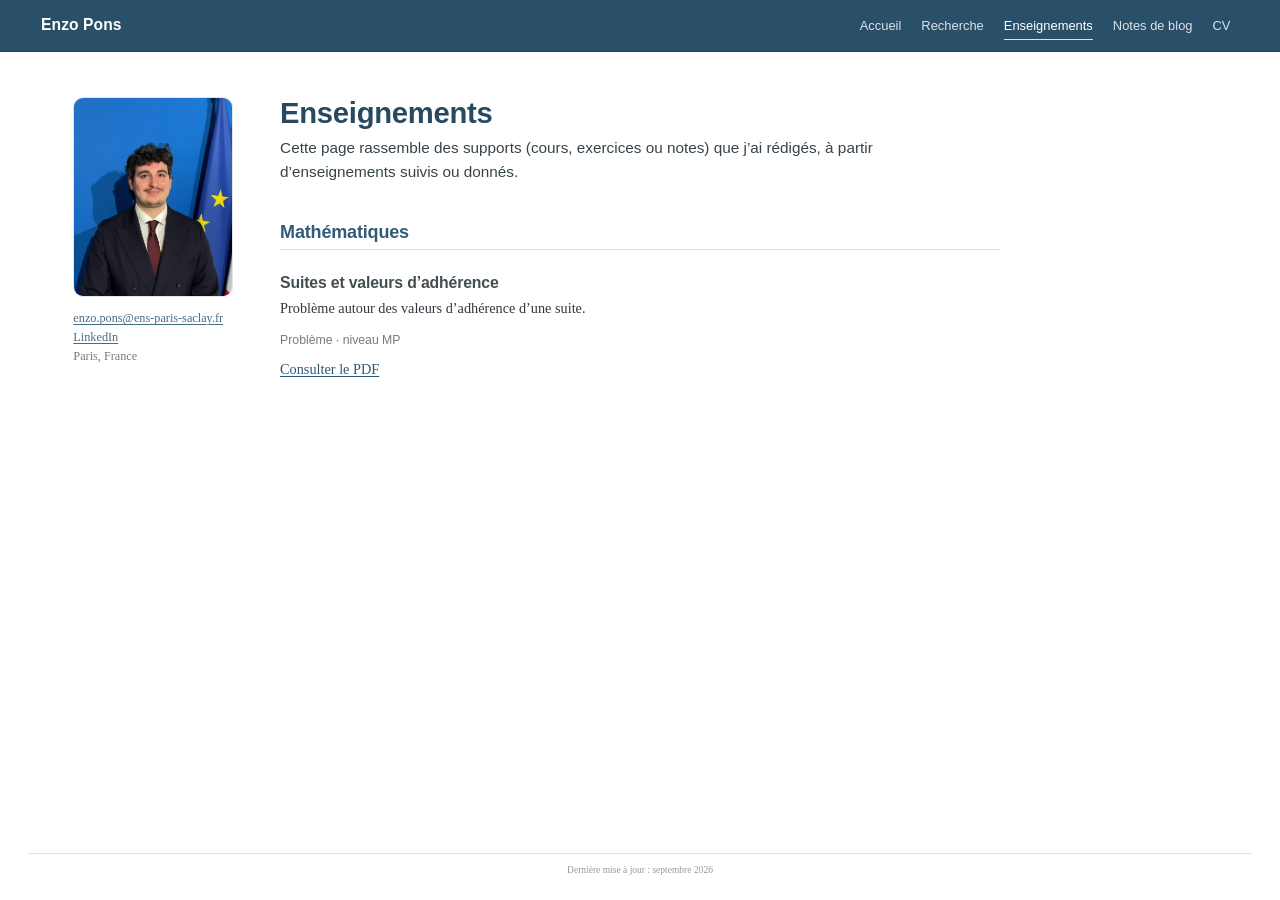
<file: enseignements.html>
<!DOCTYPE html>
<html xmlns="http://www.w3.org/1999/xhtml" lang="fr" xml:lang="fr"><head>

<meta charset="utf-8">
<meta name="generator" content="quarto-1.10.18">

<meta name="viewport" content="width=device-width, initial-scale=1.0, user-scalable=yes">


<title>enseignements – Enzo Pons</title>
<style>
/* Default styles provided by pandoc.
** See https://pandoc.org/MANUAL.html#variables-for-html for config info.
*/
span.smallcaps{font-variant: small-caps;}
div.columns{display: flex; gap: 1.5em;}
div.column{flex: auto;}
@media screen {
div.columns{gap: min(4vw, 1.5em);}
div.column{overflow-x: auto;}
}
div.hanging-indent{margin-left: 1.5em; text-indent: -1.5em;}
ul.task-list{list-style: none;}
ul.task-list li input[type="checkbox"] {
  width: 0.8em;
  margin: 0 0.8em 0.2em -1em; /* quarto-specific, see https://github.com/quarto-dev/quarto-cli/issues/4556 */ 
  vertical-align: middle;
}
</style>


<script src="site_libs/quarto-nav/quarto-nav.js"></script>
<script src="site_libs/quarto-nav/headroom.min.js"></script>
<script src="site_libs/clipboard/clipboard.min.js"></script>
<script src="site_libs/quarto-html/quarto.js" type="module"></script>
<script src="site_libs/quarto-html/tabsets/tabsets.js" type="module"></script>
<script src="site_libs/quarto-html/popper.min.js"></script>
<script src="site_libs/quarto-html/tippy.umd.min.js"></script>
<link href="site_libs/quarto-html/tippy.css" rel="stylesheet">
<link href="site_libs/quarto-html/quarto-syntax-highlighting-64a204ab8560d761af7679ceaba22944.css" rel="stylesheet" id="quarto-text-highlighting-styles">
<script src="site_libs/bootstrap/bootstrap.min.js"></script>
<link href="site_libs/bootstrap/bootstrap-icons.css" rel="stylesheet">
<link href="site_libs/bootstrap/bootstrap-724ce1f7fc576e8dfc625237ed2ba974.min.css" rel="stylesheet" append-hash="true" id="quarto-bootstrap" data-mode="light">
<script id="quarto-search-options" type="application/json">{
  "language": {
    "search-no-results-text": "Pas de résultats",
    "search-matching-documents-text": "documents trouvés",
    "search-copy-link-title": "Copier le lien vers la recherche",
    "search-hide-matches-text": "Cacher les correspondances additionnelles",
    "search-more-match-text": "correspondance de plus dans ce document",
    "search-more-matches-text": "correspondances de plus dans ce document",
    "search-clear-button-title": "Effacer",
    "search-text-placeholder": "",
    "search-detached-cancel-button-title": "Annuler",
    "search-submit-button-title": "Envoyer",
    "search-label": "Recherche"
  }
}</script>
<style>html{ scroll-behavior: smooth; }</style>


</head>

<body class="nav-fixed quarto-light">

<div id="quarto-search-results"></div>
  <header id="quarto-header" class="headroom fixed-top">
    <nav class="navbar navbar-expand-lg " data-bs-theme="dark">
      <div class="navbar-container container-fluid">
      <div class="navbar-brand-container mx-auto">
    <a class="navbar-brand" href="./index.html">
    <span class="navbar-title">Enzo Pons</span>
    </a>
  </div>
          <button class="navbar-toggler" type="button" data-bs-toggle="collapse" data-bs-target="#navbarCollapse" aria-controls="navbarCollapse" role="menu" aria-expanded="false" aria-label="Basculer la navigation" onclick="if (window.quartoToggleHeadroom) { window.quartoToggleHeadroom(); }">
  <span class="navbar-toggler-icon"></span>
</button>
          <div class="collapse navbar-collapse" id="navbarCollapse">
            <ul class="navbar-nav navbar-nav-scroll ms-auto">
  <li class="nav-item">
    <a class="nav-link" href="./index.html"> 
<span class="menu-text">Accueil</span></a>
  </li>  
  <li class="nav-item">
    <a class="nav-link" href="./recherche.html"> 
<span class="menu-text">Recherche</span></a>
  </li>  
  <li class="nav-item">
    <a class="nav-link active" href="./enseignements.html" aria-current="page"> 
<span class="menu-text">Enseignements</span></a>
  </li>  
  <li class="nav-item">
    <a class="nav-link" href="./notes.html"> 
<span class="menu-text">Notes de blog</span></a>
  </li>  
  <li class="nav-item">
    <a class="nav-link" href="./cv.html"> 
<span class="menu-text">CV</span></a>
  </li>  
</ul>
          </div> <!-- /navcollapse -->
            <div class="quarto-navbar-tools">
</div>
      </div> <!-- /container-fluid -->
    </nav>
</header>
<!-- content -->
<div id="quarto-content" class="quarto-container page-columns page-rows-contents page-layout-full page-navbar">
<!-- sidebar -->
<!-- margin-sidebar -->
    
<!-- main -->
<main class="content column-page" id="quarto-document-content"><header id="title-block-header" class="quarto-title-block"></header>




<div class="secondary-grid">
<div class="profile-block compact-profile">
<div class="portrait-placeholder">
<img src="images/portrait-enzo-pons.jpg" alt="Portrait d’Enzo Pons">
</div>
<div class="profile-info">
<p><a href="mailto:enzo.pons@ens-paris-saclay.fr">enzo.pons@ens-paris-saclay.fr</a> <a href="https://www.linkedin.com/in/enzo-pons-a56347261/">LinkedIn</a> <span>Paris, France</span></p>
</div>
</div>
<section id="enseignements" class="level1 page-main">
<h1>Enseignements</h1>
<div class="lead">
Cette page rassemble des supports (cours, exercices ou notes) que j’ai rédigés, à partir d’enseignements suivis ou donnés.
</div>
<section id="mathématiques" class="level2">
<h2 data-anchor-id="mathématiques">Mathématiques</h2>
<section id="suites-et-valeurs-dadhérence" class="level3">
<h3 data-anchor-id="suites-et-valeurs-dadhérence">Suites et valeurs d’adhérence</h3>
<p>Problème autour des valeurs d’adhérence d’une suite.</p>
<div class="resource-meta">
Problème · niveau MP
</div>
<p><a href="files/suites-valeurs-adherence-mp.pdf">Consulter le PDF</a></p>
</section>
</section>
</section>
</div>



</main> <!-- /main -->
<script id="quarto-html-after-body" type="application/javascript">
  window.document.addEventListener("DOMContentLoaded", function (event) {
    const isCodeAnnotation = (el) => {
      for (const clz of el.classList) {
        if (clz.startsWith('code-annotation-')) {                     
          return true;
        }
      }
      return false;
    }
    const onCopySuccess = function(e) {
      // button target
      const button = e.trigger;
      // don't keep focus
      button.blur();
      // flash "checked"
      button.classList.add('code-copy-button-checked');
      var currentTitle = button.getAttribute("title");
      button.setAttribute("title", "Copié");
      let tooltip;
      if (window.bootstrap) {
        button.setAttribute("data-bs-toggle", "tooltip");
        button.setAttribute("data-bs-placement", "left");
        button.setAttribute("data-bs-title", "Copié");
        tooltip = new bootstrap.Tooltip(button, 
          { trigger: "manual", 
            customClass: "code-copy-button-tooltip",
            offset: [0, -8]});
        tooltip.show();    
      }
      setTimeout(function() {
        if (tooltip) {
          tooltip.hide();
          button.removeAttribute("data-bs-title");
          button.removeAttribute("data-bs-toggle");
          button.removeAttribute("data-bs-placement");
        }
        button.setAttribute("title", currentTitle);
        button.classList.remove('code-copy-button-checked');
      }, 1000);
      // clear code selection
      e.clearSelection();
    }
    const getTextToCopy = function(trigger) {
      const outerScaffold = trigger.parentElement.cloneNode(true);
      const codeEl = outerScaffold.querySelector('code');
      for (const childEl of codeEl.children) {
        if (isCodeAnnotation(childEl)) {
          childEl.remove();
        }
      }
      return codeEl.innerText;
    }
    const clipboard = new window.ClipboardJS('.code-copy-button:not([data-in-quarto-modal])', {
      text: getTextToCopy
    });
    clipboard.on('success', onCopySuccess);
    if (window.document.getElementById('quarto-embedded-source-code-modal')) {
      const clipboardModal = new window.ClipboardJS('.code-copy-button[data-in-quarto-modal]', {
        text: getTextToCopy,
        container: window.document.getElementById('quarto-embedded-source-code-modal')
      });
      clipboardModal.on('success', onCopySuccess);
    }
      var localhostRegex = new RegExp(/^(?:http|https):\/\/localhost\:?[0-9]*\//);
      var mailtoRegex = new RegExp(/^mailto:/);
        var filterRegex = new RegExp("https:\/\/enzopons\.fr");
      var isInternal = (href) => {
          return filterRegex.test(href) || localhostRegex.test(href) || mailtoRegex.test(href);
      }
      // Inspect non-navigation links and adorn them if external
     var links = window.document.querySelectorAll('a[href]:not(.nav-link):not(.navbar-brand):not(.toc-action):not(.sidebar-link):not(.sidebar-item-toggle):not(.pagination-link):not(.no-external):not([aria-hidden]):not(.dropdown-item):not(.quarto-navigation-tool):not(.about-link)');
      for (var i=0; i<links.length; i++) {
        const link = links[i];
        if (!isInternal(link.href)) {
          // undo the damage that might have been done by quarto-nav.js in the case of
          // links that we want to consider external
          if (link.dataset.originalHref !== undefined) {
            link.href = link.dataset.originalHref;
          }
            // target, if specified
            link.setAttribute("target", "_blank");
            if (link.getAttribute("rel") === null) {
              link.setAttribute("rel", "noopener");
            }
        }
      }
    function tippyHover(el, contentFn, onTriggerFn, onUntriggerFn) {
      const config = {
        allowHTML: true,
        maxWidth: 500,
        delay: 100,
        arrow: false,
        appendTo: function(el) {
            return el.parentElement;
        },
        interactive: true,
        interactiveBorder: 10,
        theme: 'quarto',
        placement: 'bottom-start',
      };
      if (contentFn) {
        config.content = contentFn;
      }
      if (onTriggerFn) {
        config.onTrigger = onTriggerFn;
      }
      if (onUntriggerFn) {
        config.onUntrigger = onUntriggerFn;
      }
      window.tippy(el, config); 
    }
    const noterefs = window.document.querySelectorAll('a[role="doc-noteref"]');
    for (var i=0; i<noterefs.length; i++) {
      const ref = noterefs[i];
      tippyHover(ref, function() {
        // use id or data attribute instead here
        let href = ref.getAttribute('data-footnote-href') || ref.getAttribute('href');
        try { href = new URL(href).hash; } catch {}
        const id = href.replace(/^#\/?/, "");
        const note = window.document.getElementById(id);
        if (note) {
          return note.innerHTML;
        } else {
          return "";
        }
      });
    }
    const xrefs = window.document.querySelectorAll('a.quarto-xref');
    const processXRef = (id, note) => {
      // Strip column container classes
      const stripColumnClz = (el) => {
        el.classList.remove("page-full", "page-columns");
        if (el.children) {
          for (const child of el.children) {
            stripColumnClz(child);
          }
        }
      }
      stripColumnClz(note)
      if (id === null || id.startsWith('sec-')) {
        // Special case sections, only their first couple elements
        const container = document.createElement("div");
        if (note.children && note.children.length > 2) {
          container.appendChild(note.children[0].cloneNode(true));
          for (let i = 1; i < note.children.length; i++) {
            const child = note.children[i];
            if (child.tagName === "P" && child.innerText === "") {
              continue;
            } else {
              container.appendChild(child.cloneNode(true));
              break;
            }
          }
          if (window.Quarto?.typesetMath) {
            window.Quarto.typesetMath(container);
          }
          return container.innerHTML
        } else {
          if (window.Quarto?.typesetMath) {
            window.Quarto.typesetMath(note);
          }
          return note.innerHTML;
        }
      } else {
        // Remove any anchor links if they are present
        const anchorLink = note.querySelector('a.anchorjs-link');
        if (anchorLink) {
          anchorLink.remove();
        }
        if (window.Quarto?.typesetMath) {
          window.Quarto.typesetMath(note);
        }
        if (note.classList.contains("callout")) {
          return note.outerHTML;
        } else {
          return note.innerHTML;
        }
      }
    }
    for (var i=0; i<xrefs.length; i++) {
      const xref = xrefs[i];
      tippyHover(xref, undefined, function(instance) {
        instance.disable();
        let url = xref.getAttribute('href');
        let hash = undefined; 
        if (url.startsWith('#')) {
          hash = url;
        } else {
          try { hash = new URL(url).hash; } catch {}
        }
        if (hash) {
          const id = hash.replace(/^#\/?/, "");
          const note = window.document.getElementById(id);
          if (note !== null) {
            try {
              const html = processXRef(id, note.cloneNode(true));
              instance.setContent(html);
            } finally {
              instance.enable();
              instance.show();
            }
          } else {
            // See if we can fetch this
            fetch(url.split('#')[0])
            .then(res => res.text())
            .then(html => {
              const parser = new DOMParser();
              const htmlDoc = parser.parseFromString(html, "text/html");
              const note = htmlDoc.getElementById(id);
              if (note !== null) {
                const html = processXRef(id, note);
                instance.setContent(html);
              } 
            }).finally(() => {
              instance.enable();
              instance.show();
            });
          }
        } else {
          // See if we can fetch a full url (with no hash to target)
          // This is a special case and we should probably do some content thinning / targeting
          fetch(url)
          .then(res => res.text())
          .then(html => {
            const parser = new DOMParser();
            const htmlDoc = parser.parseFromString(html, "text/html");
            const note = htmlDoc.querySelector('main.content');
            if (note !== null) {
              // This should only happen for chapter cross references
              // (since there is no id in the URL)
              // remove the first header
              if (note.children.length > 0 && note.children[0].tagName === "HEADER") {
                note.children[0].remove();
              }
              const html = processXRef(null, note);
              instance.setContent(html);
            } 
          }).finally(() => {
            instance.enable();
            instance.show();
          });
        }
      }, function(instance) {
      });
    }
        let selectedAnnoteEl;
        const selectorForAnnotation = ( cell, annotation) => {
          let cellAttr = 'data-code-cell="' + cell + '"';
          let lineAttr = 'data-code-annotation="' +  annotation + '"';
          const selector = 'span[' + cellAttr + '][' + lineAttr + ']';
          return selector;
        }
        const selectCodeLines = (annoteEl) => {
          const doc = window.document;
          const targetCell = annoteEl.getAttribute("data-target-cell");
          const targetAnnotation = annoteEl.getAttribute("data-target-annotation");
          const annoteSpan = window.document.querySelector(selectorForAnnotation(targetCell, targetAnnotation));
          const lines = annoteSpan.getAttribute("data-code-lines").split(",");
          const lineIds = lines.map((line) => {
            return targetCell + "-" + line;
          })
          let top = null;
          let height = null;
          let parent = null;
          if (lineIds.length > 0) {
              //compute the position of the single el (top and bottom and make a div)
              const el = window.document.getElementById(lineIds[0]);
              top = el.offsetTop;
              height = el.offsetHeight;
              parent = el.parentElement.parentElement;
            if (lineIds.length > 1) {
              const lastEl = window.document.getElementById(lineIds[lineIds.length - 1]);
              const bottom = lastEl.offsetTop + lastEl.offsetHeight;
              height = bottom - top;
            }
            if (top !== null && height !== null && parent !== null) {
              // cook up a div (if necessary) and position it 
              let div = window.document.getElementById("code-annotation-line-highlight");
              if (div === null) {
                div = window.document.createElement("div");
                div.setAttribute("id", "code-annotation-line-highlight");
                div.style.position = 'absolute';
                parent.appendChild(div);
              }
              div.style.top = top - 2 + "px";
              div.style.height = height + 4 + "px";
              div.style.left = 0;
              let gutterDiv = window.document.getElementById("code-annotation-line-highlight-gutter");
              if (gutterDiv === null) {
                gutterDiv = window.document.createElement("div");
                gutterDiv.setAttribute("id", "code-annotation-line-highlight-gutter");
                gutterDiv.style.position = 'absolute';
                const codeCell = window.document.getElementById(targetCell);
                const gutter = codeCell.querySelector('.code-annotation-gutter');
                gutter.appendChild(gutterDiv);
              }
              gutterDiv.style.top = top - 2 + "px";
              gutterDiv.style.height = height + 4 + "px";
            }
            selectedAnnoteEl = annoteEl;
          }
        };
        const unselectCodeLines = () => {
          const elementsIds = ["code-annotation-line-highlight", "code-annotation-line-highlight-gutter"];
          elementsIds.forEach((elId) => {
            const div = window.document.getElementById(elId);
            if (div) {
              div.remove();
            }
          });
          selectedAnnoteEl = undefined;
        };
          // Handle positioning of the toggle
      window.addEventListener(
        "resize",
        throttle(() => {
          elRect = undefined;
          if (selectedAnnoteEl) {
            selectCodeLines(selectedAnnoteEl);
          }
        }, 10)
      );
      function throttle(fn, ms) {
      let throttle = false;
      let timer;
        return (...args) => {
          if(!throttle) { // first call gets through
              fn.apply(this, args);
              throttle = true;
          } else { // all the others get throttled
              if(timer) clearTimeout(timer); // cancel #2
              timer = setTimeout(() => {
                fn.apply(this, args);
                timer = throttle = false;
              }, ms);
          }
        };
      }
        // Attach click handler to the DT
        const annoteDls = window.document.querySelectorAll('dt[data-target-cell]');
        for (const annoteDlNode of annoteDls) {
          annoteDlNode.addEventListener('click', (event) => {
            const clickedEl = event.target;
            if (clickedEl !== selectedAnnoteEl) {
              unselectCodeLines();
              const activeEl = window.document.querySelector('dt[data-target-cell].code-annotation-active');
              if (activeEl) {
                activeEl.classList.remove('code-annotation-active');
              }
              selectCodeLines(clickedEl);
              clickedEl.classList.add('code-annotation-active');
            } else {
              // Unselect the line
              unselectCodeLines();
              clickedEl.classList.remove('code-annotation-active');
            }
          });
        }
    const findCites = (el) => {
      const parentEl = el.parentElement;
      if (parentEl) {
        const cites = parentEl.dataset.cites;
        if (cites) {
          return {
            el,
            cites: cites.split(' ')
          };
        } else {
          return findCites(el.parentElement)
        }
      } else {
        return undefined;
      }
    };
    var bibliorefs = window.document.querySelectorAll('a[role="doc-biblioref"]');
    for (var i=0; i<bibliorefs.length; i++) {
      const ref = bibliorefs[i];
      const citeInfo = findCites(ref);
      if (citeInfo) {
        tippyHover(citeInfo.el, function() {
          var popup = window.document.createElement('div');
          citeInfo.cites.forEach(function(cite) {
            var citeDiv = window.document.createElement('div');
            citeDiv.classList.add('hanging-indent');
            citeDiv.classList.add('csl-entry');
            var biblioDiv = window.document.getElementById('ref-' + cite);
            if (biblioDiv) {
              citeDiv.innerHTML = biblioDiv.innerHTML;
            }
            popup.appendChild(citeDiv);
          });
          return popup.innerHTML;
        });
      }
    }
  });
  </script>
</div> <!-- /content -->
<footer class="footer">
  <div class="nav-footer">
    <div class="nav-footer-left">
      &nbsp;
    </div>   
    <div class="nav-footer-center">
<p>Dernière mise à jour : septembre 2026</p>
</div>
    <div class="nav-footer-right">
      &nbsp;
    </div>
  </div>
</footer>




<script src="site_libs/quarto-html/zenscroll-min.js"></script>
</body></html>
</file>
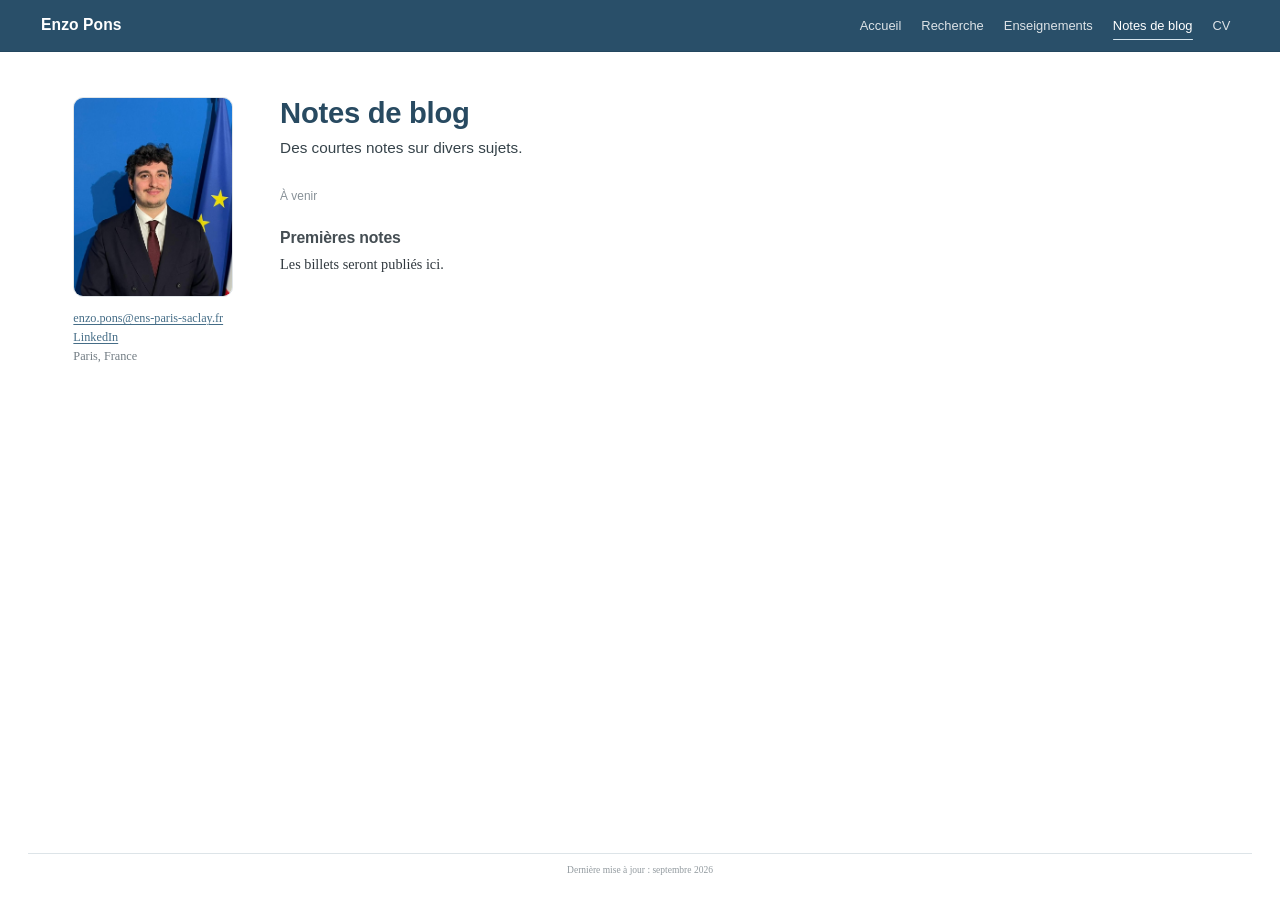
<file: notes.html>
<!DOCTYPE html>
<html xmlns="http://www.w3.org/1999/xhtml" lang="fr" xml:lang="fr"><head>

<meta charset="utf-8">
<meta name="generator" content="quarto-1.10.18">

<meta name="viewport" content="width=device-width, initial-scale=1.0, user-scalable=yes">


<title>notes – Enzo Pons</title>
<style>
/* Default styles provided by pandoc.
** See https://pandoc.org/MANUAL.html#variables-for-html for config info.
*/
span.smallcaps{font-variant: small-caps;}
div.columns{display: flex; gap: 1.5em;}
div.column{flex: auto;}
@media screen {
div.columns{gap: min(4vw, 1.5em);}
div.column{overflow-x: auto;}
}
div.hanging-indent{margin-left: 1.5em; text-indent: -1.5em;}
ul.task-list{list-style: none;}
ul.task-list li input[type="checkbox"] {
  width: 0.8em;
  margin: 0 0.8em 0.2em -1em; /* quarto-specific, see https://github.com/quarto-dev/quarto-cli/issues/4556 */ 
  vertical-align: middle;
}
</style>


<script src="site_libs/quarto-nav/quarto-nav.js"></script>
<script src="site_libs/quarto-nav/headroom.min.js"></script>
<script src="site_libs/clipboard/clipboard.min.js"></script>
<script src="site_libs/quarto-html/quarto.js" type="module"></script>
<script src="site_libs/quarto-html/tabsets/tabsets.js" type="module"></script>
<script src="site_libs/quarto-html/popper.min.js"></script>
<script src="site_libs/quarto-html/tippy.umd.min.js"></script>
<link href="site_libs/quarto-html/tippy.css" rel="stylesheet">
<link href="site_libs/quarto-html/quarto-syntax-highlighting-64a204ab8560d761af7679ceaba22944.css" rel="stylesheet" id="quarto-text-highlighting-styles">
<script src="site_libs/bootstrap/bootstrap.min.js"></script>
<link href="site_libs/bootstrap/bootstrap-icons.css" rel="stylesheet">
<link href="site_libs/bootstrap/bootstrap-724ce1f7fc576e8dfc625237ed2ba974.min.css" rel="stylesheet" append-hash="true" id="quarto-bootstrap" data-mode="light">
<script id="quarto-search-options" type="application/json">{
  "language": {
    "search-no-results-text": "Pas de résultats",
    "search-matching-documents-text": "documents trouvés",
    "search-copy-link-title": "Copier le lien vers la recherche",
    "search-hide-matches-text": "Cacher les correspondances additionnelles",
    "search-more-match-text": "correspondance de plus dans ce document",
    "search-more-matches-text": "correspondances de plus dans ce document",
    "search-clear-button-title": "Effacer",
    "search-text-placeholder": "",
    "search-detached-cancel-button-title": "Annuler",
    "search-submit-button-title": "Envoyer",
    "search-label": "Recherche"
  }
}</script>
<style>html{ scroll-behavior: smooth; }</style>


</head>

<body class="nav-fixed quarto-light">

<div id="quarto-search-results"></div>
  <header id="quarto-header" class="headroom fixed-top">
    <nav class="navbar navbar-expand-lg " data-bs-theme="dark">
      <div class="navbar-container container-fluid">
      <div class="navbar-brand-container mx-auto">
    <a class="navbar-brand" href="./index.html">
    <span class="navbar-title">Enzo Pons</span>
    </a>
  </div>
          <button class="navbar-toggler" type="button" data-bs-toggle="collapse" data-bs-target="#navbarCollapse" aria-controls="navbarCollapse" role="menu" aria-expanded="false" aria-label="Basculer la navigation" onclick="if (window.quartoToggleHeadroom) { window.quartoToggleHeadroom(); }">
  <span class="navbar-toggler-icon"></span>
</button>
          <div class="collapse navbar-collapse" id="navbarCollapse">
            <ul class="navbar-nav navbar-nav-scroll ms-auto">
  <li class="nav-item">
    <a class="nav-link" href="./index.html"> 
<span class="menu-text">Accueil</span></a>
  </li>  
  <li class="nav-item">
    <a class="nav-link" href="./recherche.html"> 
<span class="menu-text">Recherche</span></a>
  </li>  
  <li class="nav-item">
    <a class="nav-link" href="./enseignements.html"> 
<span class="menu-text">Enseignements</span></a>
  </li>  
  <li class="nav-item">
    <a class="nav-link active" href="./notes.html" aria-current="page"> 
<span class="menu-text">Notes de blog</span></a>
  </li>  
  <li class="nav-item">
    <a class="nav-link" href="./cv.html"> 
<span class="menu-text">CV</span></a>
  </li>  
</ul>
          </div> <!-- /navcollapse -->
            <div class="quarto-navbar-tools">
</div>
      </div> <!-- /container-fluid -->
    </nav>
</header>
<!-- content -->
<div id="quarto-content" class="quarto-container page-columns page-rows-contents page-layout-full page-navbar">
<!-- sidebar -->
<!-- margin-sidebar -->
    
<!-- main -->
<main class="content column-page" id="quarto-document-content"><header id="title-block-header" class="quarto-title-block"></header>




<div class="secondary-grid">
<div class="profile-block compact-profile">
<div class="portrait-placeholder">
<img src="images/portrait-enzo-pons.jpg" alt="Portrait d’Enzo Pons">
</div>
<div class="profile-info">
<p><a href="mailto:enzo.pons@ens-paris-saclay.fr">enzo.pons@ens-paris-saclay.fr</a> <a href="https://www.linkedin.com/in/enzo-pons-a56347261/">LinkedIn</a> <span>Paris, France</span></p>
</div>
</div>
<section id="notes-de-blog" class="level1 page-main">
<h1>Notes de blog</h1>
<div class="lead">
Des courtes notes sur divers sujets.
</div>
<div class="post-list">
<div class="post-date">
À venir
</div>
<section id="premières-notes" class="level3">
<h3 data-anchor-id="premières-notes">Premières notes</h3>
<p>Les billets seront publiés ici.</p>
</section>
</div>
</section>
</div>



</main> <!-- /main -->
<script id="quarto-html-after-body" type="application/javascript">
  window.document.addEventListener("DOMContentLoaded", function (event) {
    const isCodeAnnotation = (el) => {
      for (const clz of el.classList) {
        if (clz.startsWith('code-annotation-')) {                     
          return true;
        }
      }
      return false;
    }
    const onCopySuccess = function(e) {
      // button target
      const button = e.trigger;
      // don't keep focus
      button.blur();
      // flash "checked"
      button.classList.add('code-copy-button-checked');
      var currentTitle = button.getAttribute("title");
      button.setAttribute("title", "Copié");
      let tooltip;
      if (window.bootstrap) {
        button.setAttribute("data-bs-toggle", "tooltip");
        button.setAttribute("data-bs-placement", "left");
        button.setAttribute("data-bs-title", "Copié");
        tooltip = new bootstrap.Tooltip(button, 
          { trigger: "manual", 
            customClass: "code-copy-button-tooltip",
            offset: [0, -8]});
        tooltip.show();    
      }
      setTimeout(function() {
        if (tooltip) {
          tooltip.hide();
          button.removeAttribute("data-bs-title");
          button.removeAttribute("data-bs-toggle");
          button.removeAttribute("data-bs-placement");
        }
        button.setAttribute("title", currentTitle);
        button.classList.remove('code-copy-button-checked');
      }, 1000);
      // clear code selection
      e.clearSelection();
    }
    const getTextToCopy = function(trigger) {
      const outerScaffold = trigger.parentElement.cloneNode(true);
      const codeEl = outerScaffold.querySelector('code');
      for (const childEl of codeEl.children) {
        if (isCodeAnnotation(childEl)) {
          childEl.remove();
        }
      }
      return codeEl.innerText;
    }
    const clipboard = new window.ClipboardJS('.code-copy-button:not([data-in-quarto-modal])', {
      text: getTextToCopy
    });
    clipboard.on('success', onCopySuccess);
    if (window.document.getElementById('quarto-embedded-source-code-modal')) {
      const clipboardModal = new window.ClipboardJS('.code-copy-button[data-in-quarto-modal]', {
        text: getTextToCopy,
        container: window.document.getElementById('quarto-embedded-source-code-modal')
      });
      clipboardModal.on('success', onCopySuccess);
    }
      var localhostRegex = new RegExp(/^(?:http|https):\/\/localhost\:?[0-9]*\//);
      var mailtoRegex = new RegExp(/^mailto:/);
        var filterRegex = new RegExp("https:\/\/enzopons\.fr");
      var isInternal = (href) => {
          return filterRegex.test(href) || localhostRegex.test(href) || mailtoRegex.test(href);
      }
      // Inspect non-navigation links and adorn them if external
     var links = window.document.querySelectorAll('a[href]:not(.nav-link):not(.navbar-brand):not(.toc-action):not(.sidebar-link):not(.sidebar-item-toggle):not(.pagination-link):not(.no-external):not([aria-hidden]):not(.dropdown-item):not(.quarto-navigation-tool):not(.about-link)');
      for (var i=0; i<links.length; i++) {
        const link = links[i];
        if (!isInternal(link.href)) {
          // undo the damage that might have been done by quarto-nav.js in the case of
          // links that we want to consider external
          if (link.dataset.originalHref !== undefined) {
            link.href = link.dataset.originalHref;
          }
            // target, if specified
            link.setAttribute("target", "_blank");
            if (link.getAttribute("rel") === null) {
              link.setAttribute("rel", "noopener");
            }
        }
      }
    function tippyHover(el, contentFn, onTriggerFn, onUntriggerFn) {
      const config = {
        allowHTML: true,
        maxWidth: 500,
        delay: 100,
        arrow: false,
        appendTo: function(el) {
            return el.parentElement;
        },
        interactive: true,
        interactiveBorder: 10,
        theme: 'quarto',
        placement: 'bottom-start',
      };
      if (contentFn) {
        config.content = contentFn;
      }
      if (onTriggerFn) {
        config.onTrigger = onTriggerFn;
      }
      if (onUntriggerFn) {
        config.onUntrigger = onUntriggerFn;
      }
      window.tippy(el, config); 
    }
    const noterefs = window.document.querySelectorAll('a[role="doc-noteref"]');
    for (var i=0; i<noterefs.length; i++) {
      const ref = noterefs[i];
      tippyHover(ref, function() {
        // use id or data attribute instead here
        let href = ref.getAttribute('data-footnote-href') || ref.getAttribute('href');
        try { href = new URL(href).hash; } catch {}
        const id = href.replace(/^#\/?/, "");
        const note = window.document.getElementById(id);
        if (note) {
          return note.innerHTML;
        } else {
          return "";
        }
      });
    }
    const xrefs = window.document.querySelectorAll('a.quarto-xref');
    const processXRef = (id, note) => {
      // Strip column container classes
      const stripColumnClz = (el) => {
        el.classList.remove("page-full", "page-columns");
        if (el.children) {
          for (const child of el.children) {
            stripColumnClz(child);
          }
        }
      }
      stripColumnClz(note)
      if (id === null || id.startsWith('sec-')) {
        // Special case sections, only their first couple elements
        const container = document.createElement("div");
        if (note.children && note.children.length > 2) {
          container.appendChild(note.children[0].cloneNode(true));
          for (let i = 1; i < note.children.length; i++) {
            const child = note.children[i];
            if (child.tagName === "P" && child.innerText === "") {
              continue;
            } else {
              container.appendChild(child.cloneNode(true));
              break;
            }
          }
          if (window.Quarto?.typesetMath) {
            window.Quarto.typesetMath(container);
          }
          return container.innerHTML
        } else {
          if (window.Quarto?.typesetMath) {
            window.Quarto.typesetMath(note);
          }
          return note.innerHTML;
        }
      } else {
        // Remove any anchor links if they are present
        const anchorLink = note.querySelector('a.anchorjs-link');
        if (anchorLink) {
          anchorLink.remove();
        }
        if (window.Quarto?.typesetMath) {
          window.Quarto.typesetMath(note);
        }
        if (note.classList.contains("callout")) {
          return note.outerHTML;
        } else {
          return note.innerHTML;
        }
      }
    }
    for (var i=0; i<xrefs.length; i++) {
      const xref = xrefs[i];
      tippyHover(xref, undefined, function(instance) {
        instance.disable();
        let url = xref.getAttribute('href');
        let hash = undefined; 
        if (url.startsWith('#')) {
          hash = url;
        } else {
          try { hash = new URL(url).hash; } catch {}
        }
        if (hash) {
          const id = hash.replace(/^#\/?/, "");
          const note = window.document.getElementById(id);
          if (note !== null) {
            try {
              const html = processXRef(id, note.cloneNode(true));
              instance.setContent(html);
            } finally {
              instance.enable();
              instance.show();
            }
          } else {
            // See if we can fetch this
            fetch(url.split('#')[0])
            .then(res => res.text())
            .then(html => {
              const parser = new DOMParser();
              const htmlDoc = parser.parseFromString(html, "text/html");
              const note = htmlDoc.getElementById(id);
              if (note !== null) {
                const html = processXRef(id, note);
                instance.setContent(html);
              } 
            }).finally(() => {
              instance.enable();
              instance.show();
            });
          }
        } else {
          // See if we can fetch a full url (with no hash to target)
          // This is a special case and we should probably do some content thinning / targeting
          fetch(url)
          .then(res => res.text())
          .then(html => {
            const parser = new DOMParser();
            const htmlDoc = parser.parseFromString(html, "text/html");
            const note = htmlDoc.querySelector('main.content');
            if (note !== null) {
              // This should only happen for chapter cross references
              // (since there is no id in the URL)
              // remove the first header
              if (note.children.length > 0 && note.children[0].tagName === "HEADER") {
                note.children[0].remove();
              }
              const html = processXRef(null, note);
              instance.setContent(html);
            } 
          }).finally(() => {
            instance.enable();
            instance.show();
          });
        }
      }, function(instance) {
      });
    }
        let selectedAnnoteEl;
        const selectorForAnnotation = ( cell, annotation) => {
          let cellAttr = 'data-code-cell="' + cell + '"';
          let lineAttr = 'data-code-annotation="' +  annotation + '"';
          const selector = 'span[' + cellAttr + '][' + lineAttr + ']';
          return selector;
        }
        const selectCodeLines = (annoteEl) => {
          const doc = window.document;
          const targetCell = annoteEl.getAttribute("data-target-cell");
          const targetAnnotation = annoteEl.getAttribute("data-target-annotation");
          const annoteSpan = window.document.querySelector(selectorForAnnotation(targetCell, targetAnnotation));
          const lines = annoteSpan.getAttribute("data-code-lines").split(",");
          const lineIds = lines.map((line) => {
            return targetCell + "-" + line;
          })
          let top = null;
          let height = null;
          let parent = null;
          if (lineIds.length > 0) {
              //compute the position of the single el (top and bottom and make a div)
              const el = window.document.getElementById(lineIds[0]);
              top = el.offsetTop;
              height = el.offsetHeight;
              parent = el.parentElement.parentElement;
            if (lineIds.length > 1) {
              const lastEl = window.document.getElementById(lineIds[lineIds.length - 1]);
              const bottom = lastEl.offsetTop + lastEl.offsetHeight;
              height = bottom - top;
            }
            if (top !== null && height !== null && parent !== null) {
              // cook up a div (if necessary) and position it 
              let div = window.document.getElementById("code-annotation-line-highlight");
              if (div === null) {
                div = window.document.createElement("div");
                div.setAttribute("id", "code-annotation-line-highlight");
                div.style.position = 'absolute';
                parent.appendChild(div);
              }
              div.style.top = top - 2 + "px";
              div.style.height = height + 4 + "px";
              div.style.left = 0;
              let gutterDiv = window.document.getElementById("code-annotation-line-highlight-gutter");
              if (gutterDiv === null) {
                gutterDiv = window.document.createElement("div");
                gutterDiv.setAttribute("id", "code-annotation-line-highlight-gutter");
                gutterDiv.style.position = 'absolute';
                const codeCell = window.document.getElementById(targetCell);
                const gutter = codeCell.querySelector('.code-annotation-gutter');
                gutter.appendChild(gutterDiv);
              }
              gutterDiv.style.top = top - 2 + "px";
              gutterDiv.style.height = height + 4 + "px";
            }
            selectedAnnoteEl = annoteEl;
          }
        };
        const unselectCodeLines = () => {
          const elementsIds = ["code-annotation-line-highlight", "code-annotation-line-highlight-gutter"];
          elementsIds.forEach((elId) => {
            const div = window.document.getElementById(elId);
            if (div) {
              div.remove();
            }
          });
          selectedAnnoteEl = undefined;
        };
          // Handle positioning of the toggle
      window.addEventListener(
        "resize",
        throttle(() => {
          elRect = undefined;
          if (selectedAnnoteEl) {
            selectCodeLines(selectedAnnoteEl);
          }
        }, 10)
      );
      function throttle(fn, ms) {
      let throttle = false;
      let timer;
        return (...args) => {
          if(!throttle) { // first call gets through
              fn.apply(this, args);
              throttle = true;
          } else { // all the others get throttled
              if(timer) clearTimeout(timer); // cancel #2
              timer = setTimeout(() => {
                fn.apply(this, args);
                timer = throttle = false;
              }, ms);
          }
        };
      }
        // Attach click handler to the DT
        const annoteDls = window.document.querySelectorAll('dt[data-target-cell]');
        for (const annoteDlNode of annoteDls) {
          annoteDlNode.addEventListener('click', (event) => {
            const clickedEl = event.target;
            if (clickedEl !== selectedAnnoteEl) {
              unselectCodeLines();
              const activeEl = window.document.querySelector('dt[data-target-cell].code-annotation-active');
              if (activeEl) {
                activeEl.classList.remove('code-annotation-active');
              }
              selectCodeLines(clickedEl);
              clickedEl.classList.add('code-annotation-active');
            } else {
              // Unselect the line
              unselectCodeLines();
              clickedEl.classList.remove('code-annotation-active');
            }
          });
        }
    const findCites = (el) => {
      const parentEl = el.parentElement;
      if (parentEl) {
        const cites = parentEl.dataset.cites;
        if (cites) {
          return {
            el,
            cites: cites.split(' ')
          };
        } else {
          return findCites(el.parentElement)
        }
      } else {
        return undefined;
      }
    };
    var bibliorefs = window.document.querySelectorAll('a[role="doc-biblioref"]');
    for (var i=0; i<bibliorefs.length; i++) {
      const ref = bibliorefs[i];
      const citeInfo = findCites(ref);
      if (citeInfo) {
        tippyHover(citeInfo.el, function() {
          var popup = window.document.createElement('div');
          citeInfo.cites.forEach(function(cite) {
            var citeDiv = window.document.createElement('div');
            citeDiv.classList.add('hanging-indent');
            citeDiv.classList.add('csl-entry');
            var biblioDiv = window.document.getElementById('ref-' + cite);
            if (biblioDiv) {
              citeDiv.innerHTML = biblioDiv.innerHTML;
            }
            popup.appendChild(citeDiv);
          });
          return popup.innerHTML;
        });
      }
    }
  });
  </script>
</div> <!-- /content -->
<footer class="footer">
  <div class="nav-footer">
    <div class="nav-footer-left">
      &nbsp;
    </div>   
    <div class="nav-footer-center">
<p>Dernière mise à jour : septembre 2026</p>
</div>
    <div class="nav-footer-right">
      &nbsp;
    </div>
  </div>
</footer>




<script src="site_libs/quarto-html/zenscroll-min.js"></script>
</body></html>
</file>
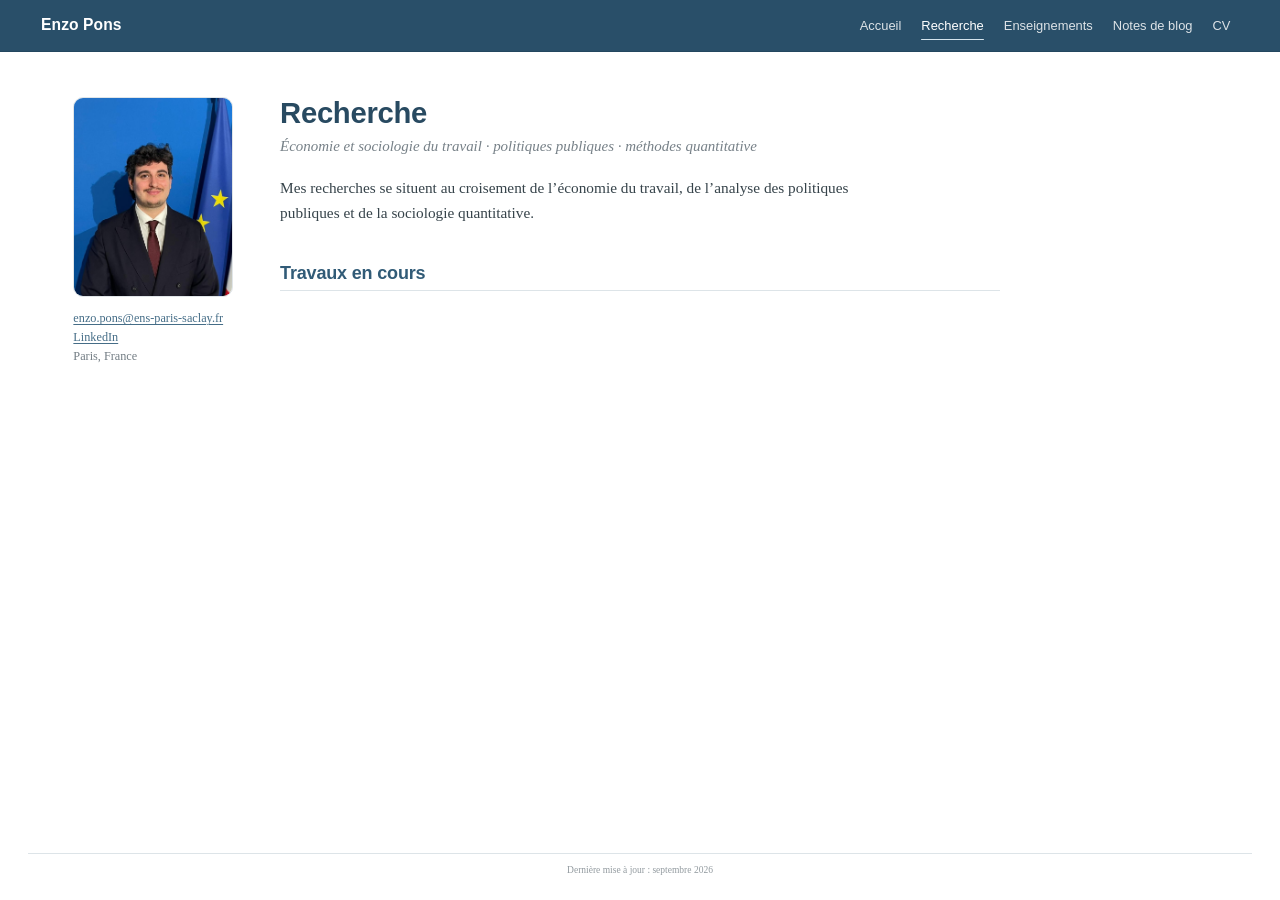
<file: recherche.html>
<!DOCTYPE html>
<html xmlns="http://www.w3.org/1999/xhtml" lang="fr" xml:lang="fr"><head>

<meta charset="utf-8">
<meta name="generator" content="quarto-1.10.18">

<meta name="viewport" content="width=device-width, initial-scale=1.0, user-scalable=yes">


<title>recherche – Enzo Pons</title>
<style>
/* Default styles provided by pandoc.
** See https://pandoc.org/MANUAL.html#variables-for-html for config info.
*/
span.smallcaps{font-variant: small-caps;}
div.columns{display: flex; gap: 1.5em;}
div.column{flex: auto;}
@media screen {
div.columns{gap: min(4vw, 1.5em);}
div.column{overflow-x: auto;}
}
div.hanging-indent{margin-left: 1.5em; text-indent: -1.5em;}
ul.task-list{list-style: none;}
ul.task-list li input[type="checkbox"] {
  width: 0.8em;
  margin: 0 0.8em 0.2em -1em; /* quarto-specific, see https://github.com/quarto-dev/quarto-cli/issues/4556 */ 
  vertical-align: middle;
}
</style>


<script src="site_libs/quarto-nav/quarto-nav.js"></script>
<script src="site_libs/quarto-nav/headroom.min.js"></script>
<script src="site_libs/clipboard/clipboard.min.js"></script>
<script src="site_libs/quarto-html/quarto.js" type="module"></script>
<script src="site_libs/quarto-html/tabsets/tabsets.js" type="module"></script>
<script src="site_libs/quarto-html/popper.min.js"></script>
<script src="site_libs/quarto-html/tippy.umd.min.js"></script>
<link href="site_libs/quarto-html/tippy.css" rel="stylesheet">
<link href="site_libs/quarto-html/quarto-syntax-highlighting-64a204ab8560d761af7679ceaba22944.css" rel="stylesheet" id="quarto-text-highlighting-styles">
<script src="site_libs/bootstrap/bootstrap.min.js"></script>
<link href="site_libs/bootstrap/bootstrap-icons.css" rel="stylesheet">
<link href="site_libs/bootstrap/bootstrap-724ce1f7fc576e8dfc625237ed2ba974.min.css" rel="stylesheet" append-hash="true" id="quarto-bootstrap" data-mode="light">
<script id="quarto-search-options" type="application/json">{
  "language": {
    "search-no-results-text": "Pas de résultats",
    "search-matching-documents-text": "documents trouvés",
    "search-copy-link-title": "Copier le lien vers la recherche",
    "search-hide-matches-text": "Cacher les correspondances additionnelles",
    "search-more-match-text": "correspondance de plus dans ce document",
    "search-more-matches-text": "correspondances de plus dans ce document",
    "search-clear-button-title": "Effacer",
    "search-text-placeholder": "",
    "search-detached-cancel-button-title": "Annuler",
    "search-submit-button-title": "Envoyer",
    "search-label": "Recherche"
  }
}</script>
<style>html{ scroll-behavior: smooth; }</style>


</head>

<body class="nav-fixed quarto-light">

<div id="quarto-search-results"></div>
  <header id="quarto-header" class="headroom fixed-top">
    <nav class="navbar navbar-expand-lg " data-bs-theme="dark">
      <div class="navbar-container container-fluid">
      <div class="navbar-brand-container mx-auto">
    <a class="navbar-brand" href="./index.html">
    <span class="navbar-title">Enzo Pons</span>
    </a>
  </div>
          <button class="navbar-toggler" type="button" data-bs-toggle="collapse" data-bs-target="#navbarCollapse" aria-controls="navbarCollapse" role="menu" aria-expanded="false" aria-label="Basculer la navigation" onclick="if (window.quartoToggleHeadroom) { window.quartoToggleHeadroom(); }">
  <span class="navbar-toggler-icon"></span>
</button>
          <div class="collapse navbar-collapse" id="navbarCollapse">
            <ul class="navbar-nav navbar-nav-scroll ms-auto">
  <li class="nav-item">
    <a class="nav-link" href="./index.html"> 
<span class="menu-text">Accueil</span></a>
  </li>  
  <li class="nav-item">
    <a class="nav-link active" href="./recherche.html" aria-current="page"> 
<span class="menu-text">Recherche</span></a>
  </li>  
  <li class="nav-item">
    <a class="nav-link" href="./enseignements.html"> 
<span class="menu-text">Enseignements</span></a>
  </li>  
  <li class="nav-item">
    <a class="nav-link" href="./notes.html"> 
<span class="menu-text">Notes de blog</span></a>
  </li>  
  <li class="nav-item">
    <a class="nav-link" href="./cv.html"> 
<span class="menu-text">CV</span></a>
  </li>  
</ul>
          </div> <!-- /navcollapse -->
            <div class="quarto-navbar-tools">
</div>
      </div> <!-- /container-fluid -->
    </nav>
</header>
<!-- content -->
<div id="quarto-content" class="quarto-container page-columns page-rows-contents page-layout-full page-navbar">
<!-- sidebar -->
<!-- margin-sidebar -->
    
<!-- main -->
<main class="content column-page" id="quarto-document-content"><header id="title-block-header" class="quarto-title-block"></header>




<div class="secondary-grid">
<div class="profile-block compact-profile">
<div class="portrait-placeholder">
<img src="images/portrait-enzo-pons.jpg" alt="Portrait d’Enzo Pons">
</div>
<div class="profile-info">
<p><a href="mailto:enzo.pons@ens-paris-saclay.fr">enzo.pons@ens-paris-saclay.fr</a> <a href="https://www.linkedin.com/in/enzo-pons-a56347261/">LinkedIn</a> <span>Paris, France</span></p>
</div>
</div>
<section id="recherche" class="level1 page-main">
<h1>Recherche</h1>
<div class="kicker">
Économie et sociologie du travail · politiques publiques · méthodes quantitative
</div>
<div class="lead">
<p>Mes recherches se situent au croisement de l’économie du travail, de l’analyse des politiques publiques et de la sociologie quantitative.</p>
</div>
<section id="travaux-en-cours" class="level2">
<h2 data-anchor-id="travaux-en-cours">Travaux en cours</h2>
</section>
</section>
</div>



</main> <!-- /main -->
<script id="quarto-html-after-body" type="application/javascript">
  window.document.addEventListener("DOMContentLoaded", function (event) {
    const isCodeAnnotation = (el) => {
      for (const clz of el.classList) {
        if (clz.startsWith('code-annotation-')) {                     
          return true;
        }
      }
      return false;
    }
    const onCopySuccess = function(e) {
      // button target
      const button = e.trigger;
      // don't keep focus
      button.blur();
      // flash "checked"
      button.classList.add('code-copy-button-checked');
      var currentTitle = button.getAttribute("title");
      button.setAttribute("title", "Copié");
      let tooltip;
      if (window.bootstrap) {
        button.setAttribute("data-bs-toggle", "tooltip");
        button.setAttribute("data-bs-placement", "left");
        button.setAttribute("data-bs-title", "Copié");
        tooltip = new bootstrap.Tooltip(button, 
          { trigger: "manual", 
            customClass: "code-copy-button-tooltip",
            offset: [0, -8]});
        tooltip.show();    
      }
      setTimeout(function() {
        if (tooltip) {
          tooltip.hide();
          button.removeAttribute("data-bs-title");
          button.removeAttribute("data-bs-toggle");
          button.removeAttribute("data-bs-placement");
        }
        button.setAttribute("title", currentTitle);
        button.classList.remove('code-copy-button-checked');
      }, 1000);
      // clear code selection
      e.clearSelection();
    }
    const getTextToCopy = function(trigger) {
      const outerScaffold = trigger.parentElement.cloneNode(true);
      const codeEl = outerScaffold.querySelector('code');
      for (const childEl of codeEl.children) {
        if (isCodeAnnotation(childEl)) {
          childEl.remove();
        }
      }
      return codeEl.innerText;
    }
    const clipboard = new window.ClipboardJS('.code-copy-button:not([data-in-quarto-modal])', {
      text: getTextToCopy
    });
    clipboard.on('success', onCopySuccess);
    if (window.document.getElementById('quarto-embedded-source-code-modal')) {
      const clipboardModal = new window.ClipboardJS('.code-copy-button[data-in-quarto-modal]', {
        text: getTextToCopy,
        container: window.document.getElementById('quarto-embedded-source-code-modal')
      });
      clipboardModal.on('success', onCopySuccess);
    }
      var localhostRegex = new RegExp(/^(?:http|https):\/\/localhost\:?[0-9]*\//);
      var mailtoRegex = new RegExp(/^mailto:/);
        var filterRegex = new RegExp("https:\/\/enzopons\.fr");
      var isInternal = (href) => {
          return filterRegex.test(href) || localhostRegex.test(href) || mailtoRegex.test(href);
      }
      // Inspect non-navigation links and adorn them if external
     var links = window.document.querySelectorAll('a[href]:not(.nav-link):not(.navbar-brand):not(.toc-action):not(.sidebar-link):not(.sidebar-item-toggle):not(.pagination-link):not(.no-external):not([aria-hidden]):not(.dropdown-item):not(.quarto-navigation-tool):not(.about-link)');
      for (var i=0; i<links.length; i++) {
        const link = links[i];
        if (!isInternal(link.href)) {
          // undo the damage that might have been done by quarto-nav.js in the case of
          // links that we want to consider external
          if (link.dataset.originalHref !== undefined) {
            link.href = link.dataset.originalHref;
          }
            // target, if specified
            link.setAttribute("target", "_blank");
            if (link.getAttribute("rel") === null) {
              link.setAttribute("rel", "noopener");
            }
        }
      }
    function tippyHover(el, contentFn, onTriggerFn, onUntriggerFn) {
      const config = {
        allowHTML: true,
        maxWidth: 500,
        delay: 100,
        arrow: false,
        appendTo: function(el) {
            return el.parentElement;
        },
        interactive: true,
        interactiveBorder: 10,
        theme: 'quarto',
        placement: 'bottom-start',
      };
      if (contentFn) {
        config.content = contentFn;
      }
      if (onTriggerFn) {
        config.onTrigger = onTriggerFn;
      }
      if (onUntriggerFn) {
        config.onUntrigger = onUntriggerFn;
      }
      window.tippy(el, config); 
    }
    const noterefs = window.document.querySelectorAll('a[role="doc-noteref"]');
    for (var i=0; i<noterefs.length; i++) {
      const ref = noterefs[i];
      tippyHover(ref, function() {
        // use id or data attribute instead here
        let href = ref.getAttribute('data-footnote-href') || ref.getAttribute('href');
        try { href = new URL(href).hash; } catch {}
        const id = href.replace(/^#\/?/, "");
        const note = window.document.getElementById(id);
        if (note) {
          return note.innerHTML;
        } else {
          return "";
        }
      });
    }
    const xrefs = window.document.querySelectorAll('a.quarto-xref');
    const processXRef = (id, note) => {
      // Strip column container classes
      const stripColumnClz = (el) => {
        el.classList.remove("page-full", "page-columns");
        if (el.children) {
          for (const child of el.children) {
            stripColumnClz(child);
          }
        }
      }
      stripColumnClz(note)
      if (id === null || id.startsWith('sec-')) {
        // Special case sections, only their first couple elements
        const container = document.createElement("div");
        if (note.children && note.children.length > 2) {
          container.appendChild(note.children[0].cloneNode(true));
          for (let i = 1; i < note.children.length; i++) {
            const child = note.children[i];
            if (child.tagName === "P" && child.innerText === "") {
              continue;
            } else {
              container.appendChild(child.cloneNode(true));
              break;
            }
          }
          if (window.Quarto?.typesetMath) {
            window.Quarto.typesetMath(container);
          }
          return container.innerHTML
        } else {
          if (window.Quarto?.typesetMath) {
            window.Quarto.typesetMath(note);
          }
          return note.innerHTML;
        }
      } else {
        // Remove any anchor links if they are present
        const anchorLink = note.querySelector('a.anchorjs-link');
        if (anchorLink) {
          anchorLink.remove();
        }
        if (window.Quarto?.typesetMath) {
          window.Quarto.typesetMath(note);
        }
        if (note.classList.contains("callout")) {
          return note.outerHTML;
        } else {
          return note.innerHTML;
        }
      }
    }
    for (var i=0; i<xrefs.length; i++) {
      const xref = xrefs[i];
      tippyHover(xref, undefined, function(instance) {
        instance.disable();
        let url = xref.getAttribute('href');
        let hash = undefined; 
        if (url.startsWith('#')) {
          hash = url;
        } else {
          try { hash = new URL(url).hash; } catch {}
        }
        if (hash) {
          const id = hash.replace(/^#\/?/, "");
          const note = window.document.getElementById(id);
          if (note !== null) {
            try {
              const html = processXRef(id, note.cloneNode(true));
              instance.setContent(html);
            } finally {
              instance.enable();
              instance.show();
            }
          } else {
            // See if we can fetch this
            fetch(url.split('#')[0])
            .then(res => res.text())
            .then(html => {
              const parser = new DOMParser();
              const htmlDoc = parser.parseFromString(html, "text/html");
              const note = htmlDoc.getElementById(id);
              if (note !== null) {
                const html = processXRef(id, note);
                instance.setContent(html);
              } 
            }).finally(() => {
              instance.enable();
              instance.show();
            });
          }
        } else {
          // See if we can fetch a full url (with no hash to target)
          // This is a special case and we should probably do some content thinning / targeting
          fetch(url)
          .then(res => res.text())
          .then(html => {
            const parser = new DOMParser();
            const htmlDoc = parser.parseFromString(html, "text/html");
            const note = htmlDoc.querySelector('main.content');
            if (note !== null) {
              // This should only happen for chapter cross references
              // (since there is no id in the URL)
              // remove the first header
              if (note.children.length > 0 && note.children[0].tagName === "HEADER") {
                note.children[0].remove();
              }
              const html = processXRef(null, note);
              instance.setContent(html);
            } 
          }).finally(() => {
            instance.enable();
            instance.show();
          });
        }
      }, function(instance) {
      });
    }
        let selectedAnnoteEl;
        const selectorForAnnotation = ( cell, annotation) => {
          let cellAttr = 'data-code-cell="' + cell + '"';
          let lineAttr = 'data-code-annotation="' +  annotation + '"';
          const selector = 'span[' + cellAttr + '][' + lineAttr + ']';
          return selector;
        }
        const selectCodeLines = (annoteEl) => {
          const doc = window.document;
          const targetCell = annoteEl.getAttribute("data-target-cell");
          const targetAnnotation = annoteEl.getAttribute("data-target-annotation");
          const annoteSpan = window.document.querySelector(selectorForAnnotation(targetCell, targetAnnotation));
          const lines = annoteSpan.getAttribute("data-code-lines").split(",");
          const lineIds = lines.map((line) => {
            return targetCell + "-" + line;
          })
          let top = null;
          let height = null;
          let parent = null;
          if (lineIds.length > 0) {
              //compute the position of the single el (top and bottom and make a div)
              const el = window.document.getElementById(lineIds[0]);
              top = el.offsetTop;
              height = el.offsetHeight;
              parent = el.parentElement.parentElement;
            if (lineIds.length > 1) {
              const lastEl = window.document.getElementById(lineIds[lineIds.length - 1]);
              const bottom = lastEl.offsetTop + lastEl.offsetHeight;
              height = bottom - top;
            }
            if (top !== null && height !== null && parent !== null) {
              // cook up a div (if necessary) and position it 
              let div = window.document.getElementById("code-annotation-line-highlight");
              if (div === null) {
                div = window.document.createElement("div");
                div.setAttribute("id", "code-annotation-line-highlight");
                div.style.position = 'absolute';
                parent.appendChild(div);
              }
              div.style.top = top - 2 + "px";
              div.style.height = height + 4 + "px";
              div.style.left = 0;
              let gutterDiv = window.document.getElementById("code-annotation-line-highlight-gutter");
              if (gutterDiv === null) {
                gutterDiv = window.document.createElement("div");
                gutterDiv.setAttribute("id", "code-annotation-line-highlight-gutter");
                gutterDiv.style.position = 'absolute';
                const codeCell = window.document.getElementById(targetCell);
                const gutter = codeCell.querySelector('.code-annotation-gutter');
                gutter.appendChild(gutterDiv);
              }
              gutterDiv.style.top = top - 2 + "px";
              gutterDiv.style.height = height + 4 + "px";
            }
            selectedAnnoteEl = annoteEl;
          }
        };
        const unselectCodeLines = () => {
          const elementsIds = ["code-annotation-line-highlight", "code-annotation-line-highlight-gutter"];
          elementsIds.forEach((elId) => {
            const div = window.document.getElementById(elId);
            if (div) {
              div.remove();
            }
          });
          selectedAnnoteEl = undefined;
        };
          // Handle positioning of the toggle
      window.addEventListener(
        "resize",
        throttle(() => {
          elRect = undefined;
          if (selectedAnnoteEl) {
            selectCodeLines(selectedAnnoteEl);
          }
        }, 10)
      );
      function throttle(fn, ms) {
      let throttle = false;
      let timer;
        return (...args) => {
          if(!throttle) { // first call gets through
              fn.apply(this, args);
              throttle = true;
          } else { // all the others get throttled
              if(timer) clearTimeout(timer); // cancel #2
              timer = setTimeout(() => {
                fn.apply(this, args);
                timer = throttle = false;
              }, ms);
          }
        };
      }
        // Attach click handler to the DT
        const annoteDls = window.document.querySelectorAll('dt[data-target-cell]');
        for (const annoteDlNode of annoteDls) {
          annoteDlNode.addEventListener('click', (event) => {
            const clickedEl = event.target;
            if (clickedEl !== selectedAnnoteEl) {
              unselectCodeLines();
              const activeEl = window.document.querySelector('dt[data-target-cell].code-annotation-active');
              if (activeEl) {
                activeEl.classList.remove('code-annotation-active');
              }
              selectCodeLines(clickedEl);
              clickedEl.classList.add('code-annotation-active');
            } else {
              // Unselect the line
              unselectCodeLines();
              clickedEl.classList.remove('code-annotation-active');
            }
          });
        }
    const findCites = (el) => {
      const parentEl = el.parentElement;
      if (parentEl) {
        const cites = parentEl.dataset.cites;
        if (cites) {
          return {
            el,
            cites: cites.split(' ')
          };
        } else {
          return findCites(el.parentElement)
        }
      } else {
        return undefined;
      }
    };
    var bibliorefs = window.document.querySelectorAll('a[role="doc-biblioref"]');
    for (var i=0; i<bibliorefs.length; i++) {
      const ref = bibliorefs[i];
      const citeInfo = findCites(ref);
      if (citeInfo) {
        tippyHover(citeInfo.el, function() {
          var popup = window.document.createElement('div');
          citeInfo.cites.forEach(function(cite) {
            var citeDiv = window.document.createElement('div');
            citeDiv.classList.add('hanging-indent');
            citeDiv.classList.add('csl-entry');
            var biblioDiv = window.document.getElementById('ref-' + cite);
            if (biblioDiv) {
              citeDiv.innerHTML = biblioDiv.innerHTML;
            }
            popup.appendChild(citeDiv);
          });
          return popup.innerHTML;
        });
      }
    }
  });
  </script>
</div> <!-- /content -->
<footer class="footer">
  <div class="nav-footer">
    <div class="nav-footer-left">
      &nbsp;
    </div>   
    <div class="nav-footer-center">
<p>Dernière mise à jour : septembre 2026</p>
</div>
    <div class="nav-footer-right">
      &nbsp;
    </div>
  </div>
</footer>




<script src="site_libs/quarto-html/zenscroll-min.js"></script>
</body></html>
</file>
<file: site_libs/quarto-html/tippy.css>
.tippy-box[data-animation=fade][data-state=hidden]{opacity:0}[data-tippy-root]{max-width:calc(100vw - 10px)}.tippy-box{position:relative;background-color:#333;color:#fff;border-radius:4px;font-size:14px;line-height:1.4;white-space:normal;outline:0;transition-property:transform,visibility,opacity}.tippy-box[data-placement^=top]>.tippy-arrow{bottom:0}.tippy-box[data-placement^=top]>.tippy-arrow:before{bottom:-7px;left:0;border-width:8px 8px 0;border-top-color:initial;transform-origin:center top}.tippy-box[data-placement^=bottom]>.tippy-arrow{top:0}.tippy-box[data-placement^=bottom]>.tippy-arrow:before{top:-7px;left:0;border-width:0 8px 8px;border-bottom-color:initial;transform-origin:center bottom}.tippy-box[data-placement^=left]>.tippy-arrow{right:0}.tippy-box[data-placement^=left]>.tippy-arrow:before{border-width:8px 0 8px 8px;border-left-color:initial;right:-7px;transform-origin:center left}.tippy-box[data-placement^=right]>.tippy-arrow{left:0}.tippy-box[data-placement^=right]>.tippy-arrow:before{left:-7px;border-width:8px 8px 8px 0;border-right-color:initial;transform-origin:center right}.tippy-box[data-inertia][data-state=visible]{transition-timing-function:cubic-bezier(.54,1.5,.38,1.11)}.tippy-arrow{width:16px;height:16px;color:#333}.tippy-arrow:before{content:"";position:absolute;border-color:transparent;border-style:solid}.tippy-content{position:relative;padding:5px 9px;z-index:1}
</file>
<file: site_libs/quarto-html/quarto-syntax-highlighting-64a204ab8560d761af7679ceaba22944.css>
/* quarto syntax highlight colors */
:root {
  --quarto-hl-ot-color: #003B4F;
  --quarto-hl-at-color: #657422;
  --quarto-hl-ss-color: #20794D;
  --quarto-hl-an-color: #5E5E5E;
  --quarto-hl-fu-color: #4758AB;
  --quarto-hl-st-color: #20794D;
  --quarto-hl-cf-color: #003B4F;
  --quarto-hl-op-color: #5E5E5E;
  --quarto-hl-er-color: #AD0000;
  --quarto-hl-bn-color: #AD0000;
  --quarto-hl-al-color: #AD0000;
  --quarto-hl-va-color: #111111;
  --quarto-hl-bu-color: inherit;
  --quarto-hl-ex-color: inherit;
  --quarto-hl-pp-color: #AD0000;
  --quarto-hl-in-color: #5E5E5E;
  --quarto-hl-vs-color: #20794D;
  --quarto-hl-wa-color: #5E5E5E;
  --quarto-hl-do-color: #5E5E5E;
  --quarto-hl-im-color: #00769E;
  --quarto-hl-ch-color: #20794D;
  --quarto-hl-dt-color: #AD0000;
  --quarto-hl-fl-color: #AD0000;
  --quarto-hl-co-color: #5E5E5E;
  --quarto-hl-cv-color: #5E5E5E;
  --quarto-hl-cn-color: #8f5902;
  --quarto-hl-sc-color: #5E5E5E;
  --quarto-hl-dv-color: #AD0000;
  --quarto-hl-kw-color: #003B4F;
}

/* other quarto variables */
:root {
  --quarto-font-monospace: SFMono-Regular, Menlo, Monaco, Consolas, "Liberation Mono", "Courier New", monospace;
}

/* syntax highlight based on Pandoc's rules */
pre > code.sourceCode > span {
  color: #003B4F;
}

code.sourceCode > span {
  color: #003B4F;
}

div.sourceCode,
div.sourceCode pre.sourceCode {
  color: #003B4F;
}

/* Normal */
code span {
  color: #003B4F;
}

/* Alert */
code span.al {
  color: #AD0000;
  font-style: inherit;
}

/* Annotation */
code span.an {
  color: #5E5E5E;
  font-style: inherit;
}

/* Attribute */
code span.at {
  color: #657422;
  font-style: inherit;
}

/* BaseN */
code span.bn {
  color: #AD0000;
  font-style: inherit;
}

/* BuiltIn */
code span.bu {
  font-style: inherit;
}

/* ControlFlow */
code span.cf {
  color: #003B4F;
  font-weight: bold;
  font-style: inherit;
}

/* Char */
code span.ch {
  color: #20794D;
  font-style: inherit;
}

/* Constant */
code span.cn {
  color: #8f5902;
  font-style: inherit;
}

/* Comment */
code span.co {
  color: #5E5E5E;
  font-style: inherit;
}

/* CommentVar */
code span.cv {
  color: #5E5E5E;
  font-style: italic;
}

/* Documentation */
code span.do {
  color: #5E5E5E;
  font-style: italic;
}

/* DataType */
code span.dt {
  color: #AD0000;
  font-style: inherit;
}

/* DecVal */
code span.dv {
  color: #AD0000;
  font-style: inherit;
}

/* Error */
code span.er {
  color: #AD0000;
  font-style: inherit;
}

/* Extension */
code span.ex {
  font-style: inherit;
}

/* Float */
code span.fl {
  color: #AD0000;
  font-style: inherit;
}

/* Function */
code span.fu {
  color: #4758AB;
  font-style: inherit;
}

/* Import */
code span.im {
  color: #00769E;
  font-style: inherit;
}

/* Information */
code span.in {
  color: #5E5E5E;
  font-style: inherit;
}

/* Keyword */
code span.kw {
  color: #003B4F;
  font-weight: bold;
  font-style: inherit;
}

/* Operator */
code span.op {
  color: #5E5E5E;
  font-style: inherit;
}

/* Other */
code span.ot {
  color: #003B4F;
  font-style: inherit;
}

/* Preprocessor */
code span.pp {
  color: #AD0000;
  font-style: inherit;
}

/* SpecialChar */
code span.sc {
  color: #5E5E5E;
  font-style: inherit;
}

/* SpecialString */
code span.ss {
  color: #20794D;
  font-style: inherit;
}

/* String */
code span.st {
  color: #20794D;
  font-style: inherit;
}

/* Variable */
code span.va {
  color: #111111;
  font-style: inherit;
}

/* VerbatimString */
code span.vs {
  color: #20794D;
  font-style: inherit;
}

/* Warning */
code span.wa {
  color: #5E5E5E;
  font-style: italic;
}

.prevent-inlining {
  content: "</";
}

/*# sourceMappingURL=9d8d5bb603a83b8298b89080a598c93b.css.map */
</file>
